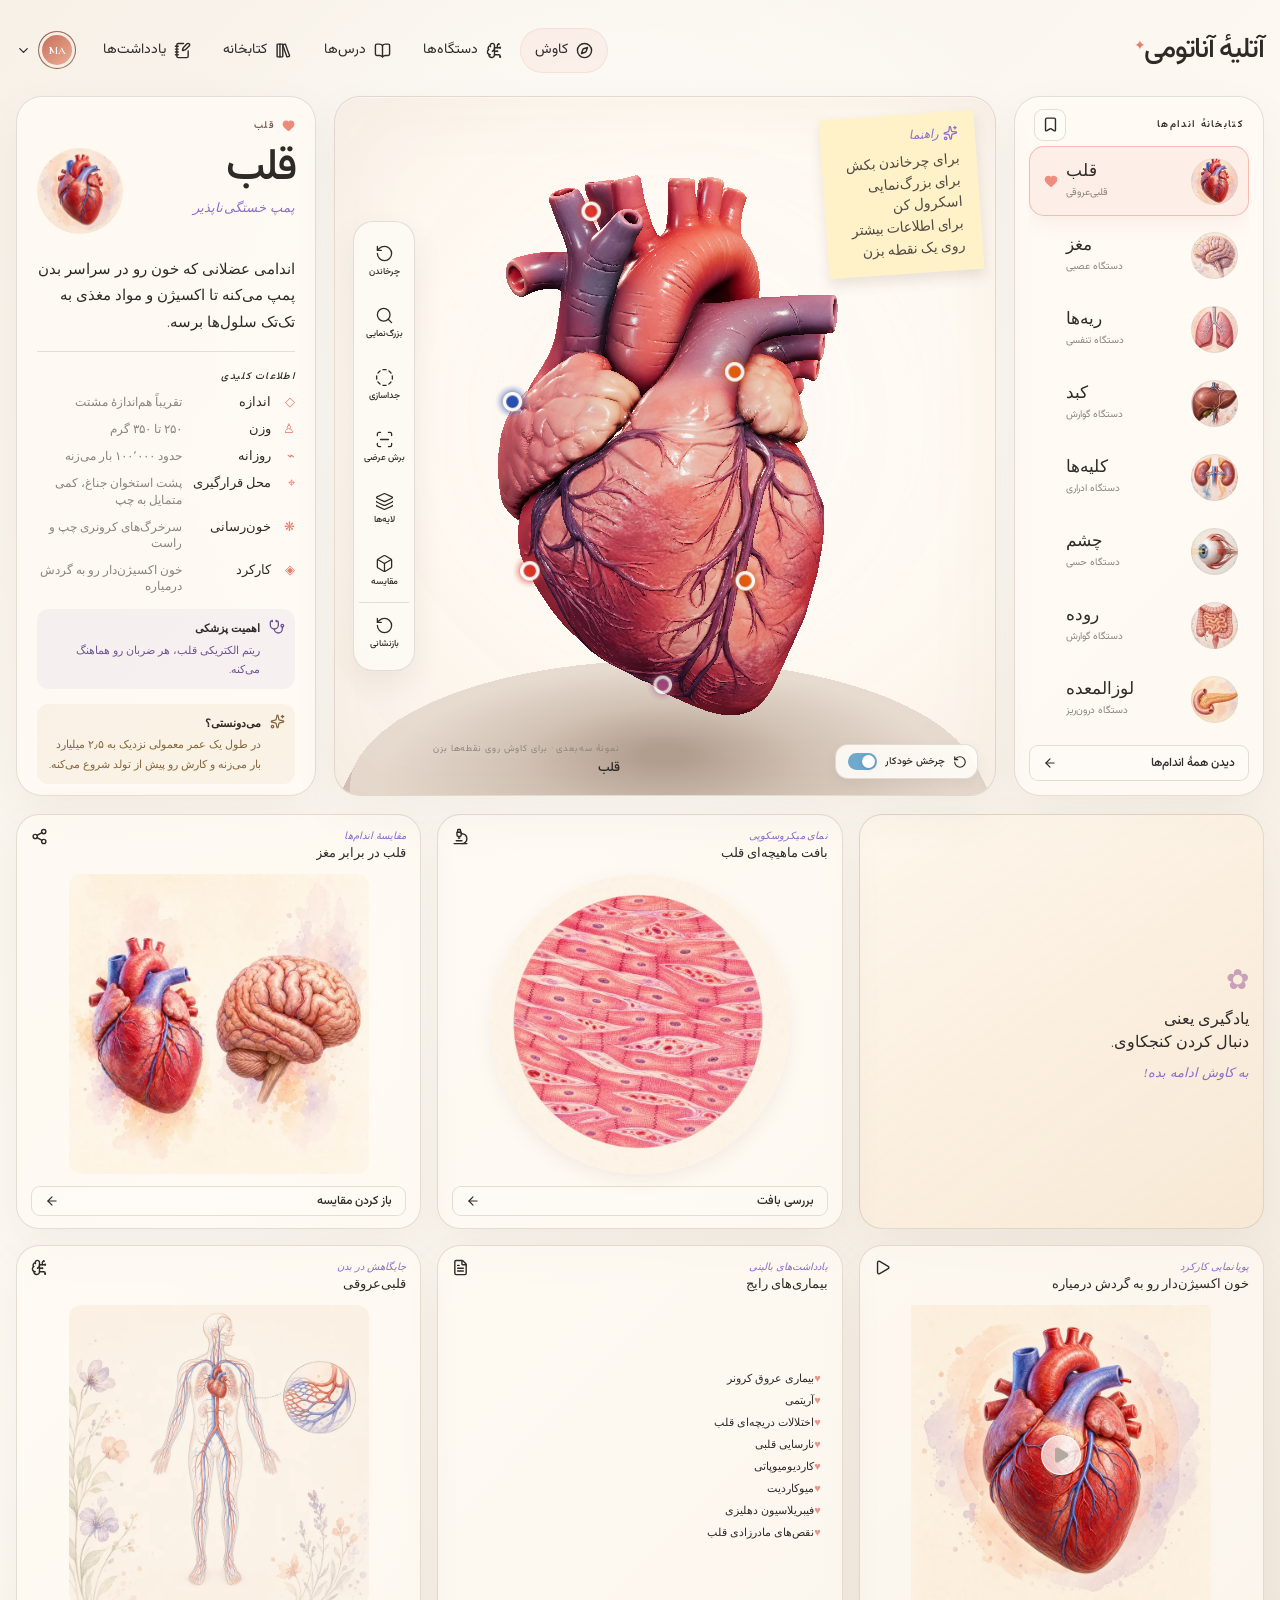
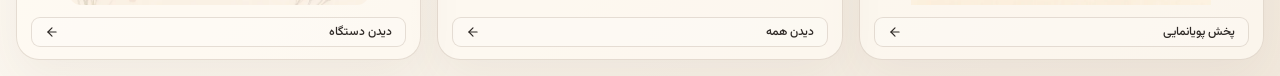
<file: index.html>
<!DOCTYPE html><html lang="fa" dir="rtl"><head><meta charSet="utf-8"/><meta name="viewport" content="width=device-width, initial-scale=1"/><link rel="preload" href="/_next/static/media/01e4147cff8141ee-s.p.10ked.7w885.g.woff2" as="font" crossorigin="" type="font/woff2"/><link rel="preload" href="/_next/static/media/5c285b27cdda1fe8-s.p.0yo6-5yoeeudq.woff2" as="font" crossorigin="" type="font/woff2"/><link rel="preload" as="image" href="/anatomy/heart/thumb.webp"/><link rel="preload" as="image" href="/anatomy/brain/thumb.webp"/><link rel="preload" as="image" href="/anatomy/lungs/thumb.webp"/><link rel="preload" as="image" href="/anatomy/liver/thumb.webp"/><link rel="preload" as="image" href="/anatomy/kidneys/thumb.webp"/><link rel="preload" as="image" href="/anatomy/eyeball/thumb.webp"/><link rel="preload" as="image" href="/anatomy/intestine/thumb.webp"/><link rel="preload" as="image" href="/anatomy/pancreas/thumb.webp"/><link rel="preload" as="image" href="/anatomy/skin/thumb.webp"/><link rel="stylesheet" href="/_next/static/chunks/07da15ls1~b2z.css" data-precedence="next"/><link rel="preload" as="script" fetchPriority="low" href="/_next/static/chunks/0ht900cau6_ur.js"/><script src="/_next/static/chunks/03cnjj9mnzy_p.js" async=""></script><script src="/_next/static/chunks/07lhk_q6pmm3r.js" async=""></script><script src="/_next/static/chunks/turbopack-0bxcrz71-nfi1.js" async=""></script><script src="/_next/static/chunks/0dbhjjzl8qfwv.js" async=""></script><script src="/_next/static/chunks/0bkkz9ezolk56.js" async=""></script><script src="/_next/static/chunks/0hh8xt~-_e5hq.js" async=""></script><meta name="next-size-adjust" content=""/><meta name="theme-color" content="#f7f0e7"/><title>Anatomy Atelier — Learn anatomy like an artist</title><meta name="description" content="Explore medically detailed 3D organs — heart, brain, lungs, liver, kidneys, eye, intestine, pancreas, and skin — through an elegant, interactive anatomy atelier."/><meta name="application-name" content="Anatomy Atelier"/><meta name="keywords" content="anatomy,3D anatomy,human body,medical education,interactive learning,organs"/><meta property="og:title" content="Anatomy Atelier — Learn anatomy like an artist"/><meta property="og:description" content="Learn anatomy like an artist through immersive, medically detailed 3D specimens."/><meta property="og:site_name" content="Anatomy Atelier"/><meta property="og:image" content="https://anatomy-atelier.openai.site/og.jpg"/><meta property="og:image:width" content="1200"/><meta property="og:image:height" content="675"/><meta property="og:image:alt" content="An anatomical heart specimen floating above a plinth, beside the Anatomy Atelier wordmark"/><meta property="og:type" content="website"/><meta name="twitter:card" content="summary_large_image"/><meta name="twitter:title" content="Anatomy Atelier — Learn anatomy like an artist"/><meta name="twitter:description" content="Learn anatomy like an artist through immersive, medically detailed 3D specimens."/><meta name="twitter:image" content="https://anatomy-atelier.openai.site/og.jpg"/><meta name="twitter:image:alt" content="An anatomical heart specimen floating above a plinth, beside the Anatomy Atelier wordmark"/><meta name="twitter:image:width" content="1200"/><meta name="twitter:image:height" content="675"/><link rel="shortcut icon" href="/favicon.svg"/><link rel="icon" href="/favicon.svg" type="image/svg+xml"/><link rel="icon" href="/icon-192.png" sizes="192x192" type="image/png"/><link rel="icon" href="/icon-512.png" sizes="512x512" type="image/png"/><link rel="apple-touch-icon" href="/apple-touch-icon.png" sizes="180x180"/><script src="/_next/static/chunks/03~yq9q893hmn.js" noModule=""></script><link rel="stylesheet" href="/fa.css"/></head><body class="dm_sans_dffaa2c9-module__wX8OqW__variable cormorant_garamond_46a1ab33-module__K9IbAq__variable"><div hidden=""><!--$--><!--/$--></div><main class="app-shell"><header class="topbar"><button class="brand" type="button" aria-label="Anatomy Atelier home"><strong>Anatomy Atelier<sup>✦</sup></strong><em>Learn anatomy like an artist</em></button><nav class="main-nav" aria-label="Primary navigation"><button class="active"><svg xmlns="http://www.w3.org/2000/svg" width="17" height="17" viewBox="0 0 24 24" fill="none" stroke="currentColor" stroke-width="2" stroke-linecap="round" stroke-linejoin="round" class="lucide lucide-compass" aria-hidden="true"><circle cx="12" cy="12" r="10"></circle><path d="m16.24 7.76-1.804 5.411a2 2 0 0 1-1.265 1.265L7.76 16.24l1.804-5.411a2 2 0 0 1 1.265-1.265z"></path></svg> Explore</button><button><svg xmlns="http://www.w3.org/2000/svg" width="17" height="17" viewBox="0 0 24 24" fill="none" stroke="currentColor" stroke-width="2" stroke-linecap="round" stroke-linejoin="round" class="lucide lucide-brain-circuit" aria-hidden="true"><path d="M12 5a3 3 0 1 0-5.997.125 4 4 0 0 0-2.526 5.77 4 4 0 0 0 .556 6.588A4 4 0 1 0 12 18Z"></path><path d="M9 13a4.5 4.5 0 0 0 3-4"></path><path d="M6.003 5.125A3 3 0 0 0 6.401 6.5"></path><path d="M3.477 10.896a4 4 0 0 1 .585-.396"></path><path d="M6 18a4 4 0 0 1-1.967-.516"></path><path d="M12 13h4"></path><path d="M12 18h6a2 2 0 0 1 2 2v1"></path><path d="M12 8h8"></path><path d="M16 8V5a2 2 0 0 1 2-2"></path><circle cx="16" cy="13" r=".5"></circle><circle cx="18" cy="3" r=".5"></circle><circle cx="20" cy="21" r=".5"></circle><circle cx="20" cy="8" r=".5"></circle></svg> Systems</button><button><svg xmlns="http://www.w3.org/2000/svg" width="17" height="17" viewBox="0 0 24 24" fill="none" stroke="currentColor" stroke-width="2" stroke-linecap="round" stroke-linejoin="round" class="lucide lucide-book-open" aria-hidden="true"><path d="M12 5v16"></path><path d="M20.001 19A2 2 0 0022 17V5a2 2 0 00-1.999-2L16 3.002A5 5 0 0012 5a5 5 0 00-4-2H4a2 2 0 00-2 2v12a2 2 0 001.999 2H8a5 5 0 014 2 5 5 0 014-2z"></path></svg> Lessons</button><button><svg xmlns="http://www.w3.org/2000/svg" width="17" height="17" viewBox="0 0 24 24" fill="none" stroke="currentColor" stroke-width="2" stroke-linecap="round" stroke-linejoin="round" class="lucide lucide-library-big" aria-hidden="true"><rect width="8" height="18" x="3" y="3" rx="1"></rect><path d="M7 3v18"></path><path d="M20.4 18.9c.2.5-.1 1.1-.6 1.3l-1.9.7c-.5.2-1.1-.1-1.3-.6L11.1 5.1c-.2-.5.1-1.1.6-1.3l1.9-.7c.5-.2 1.1.1 1.3.6Z"></path></svg> Library</button><button><svg xmlns="http://www.w3.org/2000/svg" width="17" height="17" viewBox="0 0 24 24" fill="none" stroke="currentColor" stroke-width="2" stroke-linecap="round" stroke-linejoin="round" class="lucide lucide-notebook-pen" aria-hidden="true"><path d="M13.4 2H6a2 2 0 0 0-2 2v16a2 2 0 0 0 2 2h12a2 2 0 0 0 2-2v-7.4"></path><path d="M2 6h4"></path><path d="M2 10h4"></path><path d="M2 14h4"></path><path d="M2 18h4"></path><path d="M21.378 5.626a1 1 0 1 0-3.004-3.004l-5.01 5.012a2 2 0 0 0-.506.854l-.837 2.87a.5.5 0 0 0 .62.62l2.87-.837a2 2 0 0 0 .854-.506z"></path></svg> Notes</button></nav><label class="search-box"><svg xmlns="http://www.w3.org/2000/svg" width="17" height="17" viewBox="0 0 24 24" fill="none" stroke="currentColor" stroke-width="2" stroke-linecap="round" stroke-linejoin="round" class="lucide lucide-search" aria-hidden="true"><path d="m21 21-4.34-4.34"></path><circle cx="11" cy="11" r="8"></circle></svg><input placeholder="Search organs, topics…" value=""/></label><button class="profile" aria-label="Open learner profile"><span>MA</span><svg xmlns="http://www.w3.org/2000/svg" width="15" height="15" viewBox="0 0 24 24" fill="none" stroke="currentColor" stroke-width="2" stroke-linecap="round" stroke-linejoin="round" class="lucide lucide-chevron-down" aria-hidden="true"><path d="m6 9 6 6 6-6"></path></svg></button><button class="mobile-library-trigger" aria-label="Open organ library"><svg xmlns="http://www.w3.org/2000/svg" width="20" height="20" viewBox="0 0 24 24" fill="none" stroke="currentColor" stroke-width="2" stroke-linecap="round" stroke-linejoin="round" class="lucide lucide-library-big" aria-hidden="true"><rect width="8" height="18" x="3" y="3" rx="1"></rect><path d="M7 3v18"></path><path d="M20.4 18.9c.2.5-.1 1.1-.6 1.3l-1.9.7c-.5.2-1.1-.1-1.3-.6L11.1 5.1c-.2-.5.1-1.1.6-1.3l1.9-.7c.5-.2 1.1.1 1.3.6Z"></path></svg></button></header><div class="workspace"><aside class="organ-library "><div class="panel-heading"><span>Organ library</span><button aria-label="Close library" class="mobile-close"><svg xmlns="http://www.w3.org/2000/svg" width="17" height="17" viewBox="0 0 24 24" fill="none" stroke="currentColor" stroke-width="2" stroke-linecap="round" stroke-linejoin="round" class="lucide lucide-x" aria-hidden="true"><path d="M18 6 6 18"></path><path d="m6 6 12 12"></path></svg></button><button aria-label="Saved organs"><svg xmlns="http://www.w3.org/2000/svg" width="17" height="17" viewBox="0 0 24 24" fill="none" stroke="currentColor" stroke-width="2" stroke-linecap="round" stroke-linejoin="round" class="lucide lucide-bookmark" aria-hidden="true"><path d="M17 3a2 2 0 0 1 2 2v15a1 1 0 0 1-1.496.868l-4.512-2.578a2 2 0 0 0-1.984 0l-4.512 2.578A1 1 0 0 1 5 20V5a2 2 0 0 1 2-2z"></path></svg></button></div><div class="organ-list"><button type="button" class="organ-item active" style="--item-accent:#ee7c6a"><span class="organ-glyph"><img src="/anatomy/heart/thumb.webp" alt="Heart thumbnail" width="47" height="47" loading="eager" decoding="async"/></span><span><b>Heart</b><small>Cardiovascular</small></span><svg xmlns="http://www.w3.org/2000/svg" width="14" height="14" viewBox="0 0 24 24" fill="currentColor" stroke="currentColor" stroke-width="2" stroke-linecap="round" stroke-linejoin="round" class="lucide lucide-heart favorite" aria-hidden="true"><path d="M2 9.5a5.5 5.5 0 0 1 9.591-3.676.56.56 0 0 0 .818 0A5.49 5.49 0 0 1 22 9.5c0 2.29-1.5 4-3 5.5l-5.492 5.313a2 2 0 0 1-3 .019L5 15c-1.5-1.5-3-3.2-3-5.5"></path></svg></button><button type="button" class="organ-item " style="--item-accent:#c58696"><span class="organ-glyph"><img src="/anatomy/brain/thumb.webp" alt="Brain thumbnail" width="47" height="47" loading="eager" decoding="async"/></span><span><b>Brain</b><small>Nervous System</small></span></button><button type="button" class="organ-item " style="--item-accent:#dd8f8b"><span class="organ-glyph"><img src="/anatomy/lungs/thumb.webp" alt="Lungs thumbnail" width="47" height="47" loading="eager" decoding="async"/></span><span><b>Lungs</b><small>Respiratory System</small></span></button><button type="button" class="organ-item " style="--item-accent:#b86858"><span class="organ-glyph"><img src="/anatomy/liver/thumb.webp" alt="Liver thumbnail" width="47" height="47" loading="eager" decoding="async"/></span><span><b>Liver</b><small>Digestive System</small></span></button><button type="button" class="organ-item " style="--item-accent:#c96963"><span class="organ-glyph"><img src="/anatomy/kidneys/thumb.webp" alt="Kidneys thumbnail" width="47" height="47" loading="eager" decoding="async"/></span><span><b>Kidneys</b><small>Urinary System</small></span></button><button type="button" class="organ-item " style="--item-accent:#7294b9"><span class="organ-glyph"><img src="/anatomy/eyeball/thumb.webp" alt="Eye thumbnail" width="47" height="47" loading="eager" decoding="async"/></span><span><b>Eye</b><small>Sensory System</small></span></button><button type="button" class="organ-item " style="--item-accent:#d78b77"><span class="organ-glyph"><img src="/anatomy/intestine/thumb.webp" alt="Intestine thumbnail" width="47" height="47" loading="eager" decoding="async"/></span><span><b>Intestine</b><small>Digestive System</small></span></button><button type="button" class="organ-item " style="--item-accent:#c69a5e"><span class="organ-glyph"><img src="/anatomy/pancreas/thumb.webp" alt="Pancreas thumbnail" width="47" height="47" loading="eager" decoding="async"/></span><span><b>Pancreas</b><small>Endocrine System</small></span></button><button type="button" class="organ-item " style="--item-accent:#c99277"><span class="organ-glyph"><img src="/anatomy/skin/thumb.webp" alt="Skin thumbnail" width="47" height="47" loading="eager" decoding="async"/></span><span><b>Skin</b><small>Integumentary System</small></span></button></div><button class="view-all">View all organs <svg xmlns="http://www.w3.org/2000/svg" width="14" height="14" viewBox="0 0 24 24" fill="none" stroke="currentColor" stroke-width="2" stroke-linecap="round" stroke-linejoin="round" class="lucide lucide-arrow-right" aria-hidden="true"><path d="M5 12h14"></path><path d="m12 5 7 7-7 7"></path></svg></button><blockquote><svg xmlns="http://www.w3.org/2000/svg" width="18" height="18" viewBox="0 0 24 24" fill="none" stroke="currentColor" stroke-width="2" stroke-linecap="round" stroke-linejoin="round" class="lucide lucide-sparkles" aria-hidden="true"><path d="M11.017 2.814a1 1 0 0 1 1.966 0l1.051 5.558a2 2 0 0 0 1.594 1.594l5.558 1.051a1 1 0 0 1 0 1.966l-5.558 1.051a2 2 0 0 0-1.594 1.594l-1.051 5.558a1 1 0 0 1-1.966 0l-1.051-5.558a2 2 0 0 0-1.594-1.594l-5.558-1.051a1 1 0 0 1 0-1.966l5.558-1.051a2 2 0 0 0 1.594-1.594z"></path><path d="M20 2v4"></path><path d="M22 4h-4"></path><circle cx="4" cy="20" r="2"></circle></svg><p>Learning is<br/>an act of curiosity.</p><em>Keep exploring!</em></blockquote></aside><section class="viewer-shell" aria-label="Heart interactive viewer"><div class="viewer-glow" style="--organ-accent:#ee7c6a"></div><div class="three-mount"></div><div class="viewer-tools" aria-label="3D viewer tools"><button type="button" class="tool-button " aria-pressed="false" title="Rotate"><svg xmlns="http://www.w3.org/2000/svg" width="19" height="19" viewBox="0 0 24 24" fill="none" stroke="currentColor" stroke-width="1.65" stroke-linecap="round" stroke-linejoin="round" class="lucide lucide-rotate-ccw" aria-hidden="true"><path d="M3 12a9 9 0 1 0 9-9 9.75 9.75 0 0 0-6.74 2.74L3 8"></path><path d="M3 3v5h5"></path></svg><span>Rotate</span></button><button type="button" class="tool-button " aria-pressed="false" title="Zoom"><svg xmlns="http://www.w3.org/2000/svg" width="19" height="19" viewBox="0 0 24 24" fill="none" stroke="currentColor" stroke-width="1.65" stroke-linecap="round" stroke-linejoin="round" class="lucide lucide-search" aria-hidden="true"><path d="m21 21-4.34-4.34"></path><circle cx="11" cy="11" r="8"></circle></svg><span>Zoom</span></button><button type="button" class="tool-button " aria-pressed="false" title="Isolate"><svg xmlns="http://www.w3.org/2000/svg" width="19" height="19" viewBox="0 0 24 24" fill="none" stroke="currentColor" stroke-width="1.65" stroke-linecap="round" stroke-linejoin="round" class="lucide lucide-circle-dashed" aria-hidden="true"><path d="M10.1 2.182a10 10 0 0 1 3.8 0"></path><path d="M13.9 21.818a10 10 0 0 1-3.8 0"></path><path d="M17.609 3.721a10 10 0 0 1 2.69 2.7"></path><path d="M2.182 13.9a10 10 0 0 1 0-3.8"></path><path d="M20.279 17.609a10 10 0 0 1-2.7 2.69"></path><path d="M21.818 10.1a10 10 0 0 1 0 3.8"></path><path d="M3.721 6.391a10 10 0 0 1 2.7-2.69"></path><path d="M6.391 20.279a10 10 0 0 1-2.69-2.7"></path></svg><span>Isolate</span></button><button type="button" class="tool-button " aria-pressed="false" title="Cross-section"><svg xmlns="http://www.w3.org/2000/svg" width="19" height="19" viewBox="0 0 24 24" fill="none" stroke="currentColor" stroke-width="1.65" stroke-linecap="round" stroke-linejoin="round" class="lucide lucide-scan-line" aria-hidden="true"><path d="M3 7V5a2 2 0 0 1 2-2h2"></path><path d="M17 3h2a2 2 0 0 1 2 2v2"></path><path d="M21 17v2a2 2 0 0 1-2 2h-2"></path><path d="M7 21H5a2 2 0 0 1-2-2v-2"></path><path d="M7 12h10"></path></svg><span>Cross-section</span></button><button type="button" class="tool-button " aria-pressed="false" title="Layers"><svg xmlns="http://www.w3.org/2000/svg" width="19" height="19" viewBox="0 0 24 24" fill="none" stroke="currentColor" stroke-width="1.65" stroke-linecap="round" stroke-linejoin="round" class="lucide lucide-layers" aria-hidden="true"><path d="M12.83 2.18a2 2 0 0 0-1.66 0L2.6 6.08a1 1 0 0 0 0 1.83l8.58 3.91a2 2 0 0 0 1.66 0l8.58-3.9a1 1 0 0 0 0-1.83z"></path><path d="M2 12a1 1 0 0 0 .58.91l8.6 3.91a2 2 0 0 0 1.65 0l8.58-3.9A1 1 0 0 0 22 12"></path><path d="M2 17a1 1 0 0 0 .58.91l8.6 3.91a2 2 0 0 0 1.65 0l8.58-3.9A1 1 0 0 0 22 17"></path></svg><span>Layers</span></button><button type="button" class="tool-button " aria-pressed="false" title="Compare"><svg xmlns="http://www.w3.org/2000/svg" width="19" height="19" viewBox="0 0 24 24" fill="none" stroke="currentColor" stroke-width="1.65" stroke-linecap="round" stroke-linejoin="round" class="lucide lucide-box" aria-hidden="true"><path d="M21 8a2 2 0 0 0-1-1.73l-7-4a2 2 0 0 0-2 0l-7 4A2 2 0 0 0 3 8v8a2 2 0 0 0 1 1.73l7 4a2 2 0 0 0 2 0l7-4A2 2 0 0 0 21 16Z"></path><path d="m3.3 7 8.7 5 8.7-5"></path><path d="M12 22V12"></path></svg><span>Compare</span></button><button type="button" class="tool-button " aria-pressed="false" title="Reset"><svg xmlns="http://www.w3.org/2000/svg" width="19" height="19" viewBox="0 0 24 24" fill="none" stroke="currentColor" stroke-width="1.65" stroke-linecap="round" stroke-linejoin="round" class="lucide lucide-rotate-ccw" aria-hidden="true"><path d="M3 12a9 9 0 1 0 9-9 9.75 9.75 0 0 0-6.74 2.74L3 8"></path><path d="M3 3v5h5"></path></svg><span>Reset</span></button></div><aside class="tip-note" aria-label="Viewer instructions"><span><svg xmlns="http://www.w3.org/2000/svg" width="15" height="15" viewBox="0 0 24 24" fill="none" stroke="currentColor" stroke-width="2" stroke-linecap="round" stroke-linejoin="round" class="lucide lucide-sparkles" aria-hidden="true"><path d="M11.017 2.814a1 1 0 0 1 1.966 0l1.051 5.558a2 2 0 0 0 1.594 1.594l5.558 1.051a1 1 0 0 1 0 1.966l-5.558 1.051a2 2 0 0 0-1.594 1.594l-1.051 5.558a1 1 0 0 1-1.966 0l-1.051-5.558a2 2 0 0 0-1.594-1.594l-5.558-1.051a1 1 0 0 1 0-1.966l5.558-1.051a2 2 0 0 0 1.594-1.594z"></path><path d="M20 2v4"></path><path d="M22 4h-4"></path><circle cx="4" cy="20" r="2"></circle></svg> Tip</span><p>Drag to rotate<br/>Scroll to zoom<br/>Click a dot to learn more</p></aside><ul class="hotspot-index"><li>Aorta<!-- -->: <!-- -->Main artery</li><li>Left Atrium<!-- -->: <!-- -->Receives oxygenated blood</li><li>Right Atrium<!-- -->: <!-- -->Receives venous blood</li><li>Left Ventricle<!-- -->: <!-- -->Pumps to the body</li><li>Right Ventricle<!-- -->: <!-- -->Pumps to the lungs</li><li>Mitral Valve<!-- -->: <!-- -->Prevents backflow</li></ul><button class="auto-rotate" type="button" aria-pressed="true"><svg xmlns="http://www.w3.org/2000/svg" width="14" height="14" viewBox="0 0 24 24" fill="none" stroke="currentColor" stroke-width="2" stroke-linecap="round" stroke-linejoin="round" class="lucide lucide-rotate-ccw" aria-hidden="true"><path d="M3 12a9 9 0 1 0 9-9 9.75 9.75 0 0 0-6.74 2.74L3 8"></path><path d="M3 3v5h5"></path></svg> Auto rotate<span class="switch on"><i></i></span></button><div class="view-caption"><span>3D specimen · click a dot to explore</span><strong>Cor</strong></div></section><aside class="info-panel"><div class="info-kicker" data-reveal="true"><svg xmlns="http://www.w3.org/2000/svg" width="13" height="13" viewBox="0 0 24 24" fill="currentColor" stroke="currentColor" stroke-width="2" stroke-linecap="round" stroke-linejoin="round" class="lucide lucide-heart" aria-hidden="true"><path d="M2 9.5a5.5 5.5 0 0 1 9.591-3.676.56.56 0 0 0 .818 0A5.49 5.49 0 0 1 22 9.5c0 2.29-1.5 4-3 5.5l-5.492 5.313a2 2 0 0 1-3 .019L5 15c-1.5-1.5-3-3.2-3-5.5"></path></svg> The <!-- -->Heart</div><div class="info-title-row" data-reveal="true"><div><h1>Heart</h1><em>The tireless pump</em></div><span class="specimen-stamp"><img src="/anatomy/heart/organ.webp" alt="Heart anatomical illustration" width="92" height="92" loading="lazy" decoding="async"/></span></div><p class="description" data-reveal="true">A muscular organ that pumps blood throughout the body, delivering oxygen and nutrients to every cell.</p><div class="rule"></div><h2 data-reveal="true">Key facts</h2><dl class="key-facts"><div data-reveal="true"><dt><span>◇</span> Size</dt><dd>About the size of your fist</dd></div><div data-reveal="true"><dt><span>♙</span> Weight</dt><dd>250–350 g</dd></div><div data-reveal="true"><dt><span>⌁</span> Daily</dt><dd>Beats about 100,000 times</dd></div><div data-reveal="true"><dt><span>⌖</span> Location</dt><dd>Behind the sternum, slightly left</dd></div><div data-reveal="true"><dt><span>❋</span> Blood supply</dt><dd>Left and right coronary arteries</dd></div><div data-reveal="true"><dt><span>◈</span> Function</dt><dd>Circulates oxygenated blood</dd></div></dl><div class="medical-note" data-reveal="true"><svg xmlns="http://www.w3.org/2000/svg" width="16" height="16" viewBox="0 0 24 24" fill="none" stroke="currentColor" stroke-width="2" stroke-linecap="round" stroke-linejoin="round" class="lucide lucide-stethoscope" aria-hidden="true"><path d="M11 2v2"></path><path d="M5 2v2"></path><path d="M5 3H4a2 2 0 0 0-2 2v4a6 6 0 0 0 12 0V5a2 2 0 0 0-2-2h-1"></path><path d="M8 15a6 6 0 0 0 12 0v-3"></path><circle cx="20" cy="10" r="2"></circle></svg><p><b>Medical importance</b>Its electrical rhythm coordinates every heartbeat.</p></div><div class="fun-note" data-reveal="true"><svg xmlns="http://www.w3.org/2000/svg" width="15" height="15" viewBox="0 0 24 24" fill="none" stroke="currentColor" stroke-width="2" stroke-linecap="round" stroke-linejoin="round" class="lucide lucide-sparkles" aria-hidden="true"><path d="M11.017 2.814a1 1 0 0 1 1.966 0l1.051 5.558a2 2 0 0 0 1.594 1.594l5.558 1.051a1 1 0 0 1 0 1.966l-5.558 1.051a2 2 0 0 0-1.594 1.594l-1.051 5.558a1 1 0 0 1-1.966 0l-1.051-5.558a2 2 0 0 0-1.594-1.594l-5.558-1.051a1 1 0 0 1 0-1.966l5.558-1.051a2 2 0 0 0 1.594-1.594z"></path><path d="M20 2v4"></path><path d="M22 4h-4"></path><circle cx="4" cy="20" r="2"></circle></svg><p><b>Did you know</b>It beats roughly 2.5 billion times in an average lifetime, and starts before you are born.</p></div><button class="lesson-button" data-reveal="true">View lesson <svg xmlns="http://www.w3.org/2000/svg" width="16" height="16" viewBox="0 0 24 24" fill="none" stroke="currentColor" stroke-width="2" stroke-linecap="round" stroke-linejoin="round" class="lucide lucide-arrow-right" aria-hidden="true"><path d="M5 12h14"></path><path d="m12 5 7 7-7 7"></path></svg></button><div class="action-grid" data-reveal="true"><button><svg xmlns="http://www.w3.org/2000/svg" width="15" height="15" viewBox="0 0 24 24" fill="none" stroke="currentColor" stroke-width="2" stroke-linecap="round" stroke-linejoin="round" class="lucide lucide-play" aria-hidden="true"><path d="M5 5a2 2 0 0 1 3.008-1.728l11.997 6.998a2 2 0 0 1 .003 3.458l-12 7A2 2 0 0 1 5 19z"></path></svg> Animate</button><button><svg xmlns="http://www.w3.org/2000/svg" width="15" height="15" viewBox="0 0 24 24" fill="none" stroke="currentColor" stroke-width="2" stroke-linecap="round" stroke-linejoin="round" class="lucide lucide-circle-question-mark" aria-hidden="true"><circle cx="12" cy="12" r="10"></circle><path d="M9.09 9a3 3 0 0 1 5.83 1c0 2-3 3-3 3"></path><path d="M12 17h.01"></path></svg> Quiz</button><button class=""><svg xmlns="http://www.w3.org/2000/svg" width="15" height="15" viewBox="0 0 24 24" fill="none" stroke="currentColor" stroke-width="2" stroke-linecap="round" stroke-linejoin="round" class="lucide lucide-share2 lucide-share-2" aria-hidden="true"><circle cx="18" cy="5" r="3"></circle><circle cx="6" cy="12" r="3"></circle><circle cx="18" cy="19" r="3"></circle><line x1="8.59" x2="15.42" y1="13.51" y2="17.49"></line><line x1="15.41" x2="8.59" y1="6.51" y2="10.49"></line></svg> Compare</button></div></aside></div><section class="learning-cards" aria-label="Heart learning resources"><article class="curiosity-card"><span>✿</span><p>Learning is<br/>an act of curiosity.</p><em>Keep exploring!</em></article><article><header><div><em>Microscopic view</em><h3>Cardiac muscle tissue</h3></div><svg xmlns="http://www.w3.org/2000/svg" width="17" height="17" viewBox="0 0 24 24" fill="none" stroke="currentColor" stroke-width="2" stroke-linecap="round" stroke-linejoin="round" class="lucide lucide-microscope" aria-hidden="true"><path d="M6 18h8"></path><path d="M3 22h18"></path><path d="M14 22a7 7 0 1 0 0-14h-1"></path><path d="M9 14h2"></path><path d="M9 12a2 2 0 0 1-2-2V6h6v4a2 2 0 0 1-2 2Z"></path><path d="M12 6V3a1 1 0 0 0-1-1H9a1 1 0 0 0-1 1v3"></path></svg></header><div class="microscope-visual organ-card-image"><img src="/anatomy/heart/microscopic.webp" alt="Heart microscopic tissue view" loading="lazy" decoding="async"/></div><button>Explore tissue <svg xmlns="http://www.w3.org/2000/svg" width="14" height="14" viewBox="0 0 24 24" fill="none" stroke="currentColor" stroke-width="2" stroke-linecap="round" stroke-linejoin="round" class="lucide lucide-arrow-right" aria-hidden="true"><path d="M5 12h14"></path><path d="m12 5 7 7-7 7"></path></svg></button></article><article><header><div><em>Compare organs</em><h3>Heart vs. brain</h3></div><svg xmlns="http://www.w3.org/2000/svg" width="17" height="17" viewBox="0 0 24 24" fill="none" stroke="currentColor" stroke-width="2" stroke-linecap="round" stroke-linejoin="round" class="lucide lucide-share2 lucide-share-2" aria-hidden="true"><circle cx="18" cy="5" r="3"></circle><circle cx="6" cy="12" r="3"></circle><circle cx="18" cy="19" r="3"></circle><line x1="8.59" x2="15.42" y1="13.51" y2="17.49"></line><line x1="15.41" x2="8.59" y1="6.51" y2="10.49"></line></svg></header><div class="comparison-visual organ-card-image"><img src="/anatomy/heart/compare.webp" alt="Heart vs. brain anatomical comparison" loading="lazy" decoding="async"/></div><button>Open comparison <svg xmlns="http://www.w3.org/2000/svg" width="14" height="14" viewBox="0 0 24 24" fill="none" stroke="currentColor" stroke-width="2" stroke-linecap="round" stroke-linejoin="round" class="lucide lucide-arrow-right" aria-hidden="true"><path d="M5 12h14"></path><path d="m12 5 7 7-7 7"></path></svg></button></article><article><header><div><em>Function animation</em><h3>Circulates oxygenated blood</h3></div><svg xmlns="http://www.w3.org/2000/svg" width="17" height="17" viewBox="0 0 24 24" fill="none" stroke="currentColor" stroke-width="2" stroke-linecap="round" stroke-linejoin="round" class="lucide lucide-play" aria-hidden="true"><path d="M5 5a2 2 0 0 1 3.008-1.728l11.997 6.998a2 2 0 0 1 .003 3.458l-12 7A2 2 0 0 1 5 19z"></path></svg></header><button type="button" class="function-visual organ-card-image" aria-label="Play the heart function animation"><img src="/anatomy/heart/organ.webp" alt="" loading="lazy" decoding="async"/><i class="function-pulse"></i><span class="play-badge"><svg xmlns="http://www.w3.org/2000/svg" width="18" height="18" viewBox="0 0 24 24" fill="currentColor" stroke="currentColor" stroke-width="2" stroke-linecap="round" stroke-linejoin="round" class="lucide lucide-play" aria-hidden="true"><path d="M5 5a2 2 0 0 1 3.008-1.728l11.997 6.998a2 2 0 0 1 .003 3.458l-12 7A2 2 0 0 1 5 19z"></path></svg></span></button><button>Play animation <svg xmlns="http://www.w3.org/2000/svg" width="14" height="14" viewBox="0 0 24 24" fill="none" stroke="currentColor" stroke-width="2" stroke-linecap="round" stroke-linejoin="round" class="lucide lucide-arrow-right" aria-hidden="true"><path d="M5 12h14"></path><path d="m12 5 7 7-7 7"></path></svg></button></article><article><header><div><em>Clinical notes</em><h3>Common conditions</h3></div><svg xmlns="http://www.w3.org/2000/svg" width="17" height="17" viewBox="0 0 24 24" fill="none" stroke="currentColor" stroke-width="2" stroke-linecap="round" stroke-linejoin="round" class="lucide lucide-file-text" aria-hidden="true"><path d="M6 22a2 2 0 0 1-2-2V4a2 2 0 0 1 2-2h8a2.4 2.4 0 0 1 1.704.706l3.588 3.588A2.4 2.4 0 0 1 20 8v12a2 2 0 0 1-2 2z"></path><path d="M14 2v5a1 1 0 0 0 1 1h5"></path><path d="M10 9H8"></path><path d="M16 13H8"></path><path d="M16 17H8"></path></svg></header><ul><li>Coronary artery disease</li><li>Arrhythmia</li><li>Heart valve disorders</li><li>Heart failure</li><li>Cardiomyopathy</li><li>Myocarditis</li><li>Atrial fibrillation</li><li>Congenital heart defects</li></ul><button>See all <svg xmlns="http://www.w3.org/2000/svg" width="14" height="14" viewBox="0 0 24 24" fill="none" stroke="currentColor" stroke-width="2" stroke-linecap="round" stroke-linejoin="round" class="lucide lucide-arrow-right" aria-hidden="true"><path d="M5 12h14"></path><path d="m12 5 7 7-7 7"></path></svg></button></article><article class="system-card"><header><div><em>Where it works</em><h3>Cardiovascular</h3></div><svg xmlns="http://www.w3.org/2000/svg" width="17" height="17" viewBox="0 0 24 24" fill="none" stroke="currentColor" stroke-width="2" stroke-linecap="round" stroke-linejoin="round" class="lucide lucide-brain-circuit" aria-hidden="true"><path d="M12 5a3 3 0 1 0-5.997.125 4 4 0 0 0-2.526 5.77 4 4 0 0 0 .556 6.588A4 4 0 1 0 12 18Z"></path><path d="M9 13a4.5 4.5 0 0 0 3-4"></path><path d="M6.003 5.125A3 3 0 0 0 6.401 6.5"></path><path d="M3.477 10.896a4 4 0 0 1 .585-.396"></path><path d="M6 18a4 4 0 0 1-1.967-.516"></path><path d="M12 13h4"></path><path d="M12 18h6a2 2 0 0 1 2 2v1"></path><path d="M12 8h8"></path><path d="M16 8V5a2 2 0 0 1 2-2"></path><circle cx="16" cy="13" r=".5"></circle><circle cx="18" cy="3" r=".5"></circle><circle cx="20" cy="21" r=".5"></circle><circle cx="20" cy="8" r=".5"></circle></svg></header><button type="button" class="system-visual organ-card-image" aria-label="See where the heart sits in the body"><img src="/anatomy/heart/location.webp" alt="" loading="lazy" decoding="async"/></button><button>See the system <svg xmlns="http://www.w3.org/2000/svg" width="14" height="14" viewBox="0 0 24 24" fill="none" stroke="currentColor" stroke-width="2" stroke-linecap="round" stroke-linejoin="round" class="lucide lucide-arrow-right" aria-hidden="true"><path d="M5 12h14"></path><path d="m12 5 7 7-7 7"></path></svg></button></article></section></main><!--$--><!--/$--><script src="/_next/static/chunks/0ht900cau6_ur.js" id="_R_" async=""></script><script>(self.__next_f=self.__next_f||[]).push([0])</script><script>self.__next_f.push([1,"1:\"$Sreact.fragment\"\n2:I[39756,[\"/_next/static/chunks/0dbhjjzl8qfwv.js\"],\"default\"]\n3:I[37457,[\"/_next/static/chunks/0dbhjjzl8qfwv.js\"],\"default\"]\n4:I[78887,[\"/_next/static/chunks/0dbhjjzl8qfwv.js\",\"/_next/static/chunks/0bkkz9ezolk56.js\",\"/_next/static/chunks/0hh8xt~-_e5hq.js\"],\"AnatomyApp\"]\n5:I[97367,[\"/_next/static/chunks/0dbhjjzl8qfwv.js\"],\"OutletBoundary\"]\n6:\"$Sreact.suspense\"\n8:I[97367,[\"/_next/static/chunks/0dbhjjzl8qfwv.js\"],\"ViewportBoundary\"]\na:I[97367,[\"/_next/static/chunks/0dbhjjzl8qfwv.js\"],\"MetadataBoundary\"]\nc:I[68027,[\"/_next/static/chunks/0dbhjjzl8qfwv.js\"],\"default\",1]\n:HL[\"/_next/static/chunks/07da15ls1~b2z.css\",\"style\"]\n:HL[\"/_next/static/media/01e4147cff8141ee-s.p.10ked.7w885.g.woff2\",\"font\",{\"crossOrigin\":\"\",\"type\":\"font/woff2\"}]\n:HL[\"/_next/static/media/5c285b27cdda1fe8-s.p.0yo6-5yoeeudq.woff2\",\"font\",{\"crossOrigin\":\"\",\"type\":\"font/woff2\"}]\n"])</script><script>self.__next_f.push([1,"0:{\"P\":null,\"c\":[\"\",\"\"],\"q\":\"\",\"i\":false,\"f\":[[[\"\",{\"children\":[\"__PAGE__\",{}]},\"$undefined\",\"$undefined\",16],[[\"$\",\"$1\",\"c\",{\"children\":[[[\"$\",\"link\",\"0\",{\"rel\":\"stylesheet\",\"href\":\"/_next/static/chunks/07da15ls1~b2z.css\",\"precedence\":\"next\",\"crossOrigin\":\"$undefined\",\"nonce\":\"$undefined\"}],[\"$\",\"script\",\"script-0\",{\"src\":\"/_next/static/chunks/0dbhjjzl8qfwv.js\",\"async\":true,\"nonce\":\"$undefined\"}]],[\"$\",\"html\",null,{\"lang\":\"en\",\"children\":[\"$\",\"body\",null,{\"className\":\"dm_sans_dffaa2c9-module__wX8OqW__variable cormorant_garamond_46a1ab33-module__K9IbAq__variable\",\"children\":[\"$\",\"$L2\",null,{\"parallelRouterKey\":\"children\",\"error\":\"$undefined\",\"errorStyles\":\"$undefined\",\"errorScripts\":\"$undefined\",\"template\":[\"$\",\"$L3\",null,{}],\"templateStyles\":\"$undefined\",\"templateScripts\":\"$undefined\",\"notFound\":[[[\"$\",\"title\",null,{\"children\":\"404: This page could not be found.\"}],[\"$\",\"div\",null,{\"style\":{\"fontFamily\":\"system-ui,\\\"Segoe UI\\\",Roboto,Helvetica,Arial,sans-serif,\\\"Apple Color Emoji\\\",\\\"Segoe UI Emoji\\\"\",\"height\":\"100vh\",\"textAlign\":\"center\",\"display\":\"flex\",\"flexDirection\":\"column\",\"alignItems\":\"center\",\"justifyContent\":\"center\"},\"children\":[\"$\",\"div\",null,{\"children\":[[\"$\",\"style\",null,{\"dangerouslySetInnerHTML\":{\"__html\":\"body{color:#000;background:#fff;margin:0}.next-error-h1{border-right:1px solid rgba(0,0,0,.3)}@media (prefers-color-scheme:dark){body{color:#fff;background:#000}.next-error-h1{border-right:1px solid rgba(255,255,255,.3)}}\"}}],[\"$\",\"h1\",null,{\"className\":\"next-error-h1\",\"style\":{\"display\":\"inline-block\",\"margin\":\"0 20px 0 0\",\"padding\":\"0 23px 0 0\",\"fontSize\":24,\"fontWeight\":500,\"verticalAlign\":\"top\",\"lineHeight\":\"49px\"},\"children\":404}],[\"$\",\"div\",null,{\"style\":{\"display\":\"inline-block\"},\"children\":[\"$\",\"h2\",null,{\"style\":{\"fontSize\":14,\"fontWeight\":400,\"lineHeight\":\"49px\",\"margin\":0},\"children\":\"This page could not be found.\"}]}]]}]}]],[]],\"forbidden\":\"$undefined\",\"unauthorized\":\"$undefined\"}]}]}]]}],{\"children\":[[\"$\",\"$1\",\"c\",{\"children\":[[\"$\",\"$L4\",null,{}],[[\"$\",\"script\",\"script-0\",{\"src\":\"/_next/static/chunks/0bkkz9ezolk56.js\",\"async\":true,\"nonce\":\"$undefined\"}],[\"$\",\"script\",\"script-1\",{\"src\":\"/_next/static/chunks/0hh8xt~-_e5hq.js\",\"async\":true,\"nonce\":\"$undefined\"}]],[\"$\",\"$L5\",null,{\"children\":[\"$\",\"$6\",null,{\"name\":\"Next.MetadataOutlet\",\"children\":\"$@7\"}]}]]}],{},null,false,null]},null,false,null],[\"$\",\"$1\",\"h\",{\"children\":[null,[\"$\",\"$L8\",null,{\"children\":\"$L9\"}],[\"$\",\"div\",null,{\"hidden\":true,\"children\":[\"$\",\"$La\",null,{\"children\":[\"$\",\"$6\",null,{\"name\":\"Next.Metadata\",\"children\":\"$Lb\"}]}]}],[\"$\",\"meta\",null,{\"name\":\"next-size-adjust\",\"content\":\"\"}]]}],false]],\"m\":\"$undefined\",\"G\":[\"$c\",[[\"$\",\"link\",\"0\",{\"rel\":\"stylesheet\",\"href\":\"/_next/static/chunks/07da15ls1~b2z.css\",\"precedence\":\"next\",\"crossOrigin\":\"$undefined\",\"nonce\":\"$undefined\"}]]],\"S\":true,\"h\":null,\"s\":\"$undefined\",\"l\":\"$undefined\",\"p\":\"$undefined\",\"d\":\"$undefined\",\"b\":\"7tM0SWevaUkX0gFfdyUft\"}\n"])</script><script>self.__next_f.push([1,"9:[[\"$\",\"meta\",\"0\",{\"charSet\":\"utf-8\"}],[\"$\",\"meta\",\"1\",{\"name\":\"viewport\",\"content\":\"width=device-width, initial-scale=1\"}],[\"$\",\"meta\",\"2\",{\"name\":\"theme-color\",\"content\":\"#f7f0e7\"}]]\n"])</script><script>self.__next_f.push([1,"d:I[27201,[\"/_next/static/chunks/0dbhjjzl8qfwv.js\"],\"IconMark\"]\n7:null\n"])</script><script>self.__next_f.push([1,"b:[[\"$\",\"title\",\"0\",{\"children\":\"Anatomy Atelier — Learn anatomy like an artist\"}],[\"$\",\"meta\",\"1\",{\"name\":\"description\",\"content\":\"Explore medically detailed 3D organs — heart, brain, lungs, liver, kidneys, eye, intestine, pancreas, and skin — through an elegant, interactive anatomy atelier.\"}],[\"$\",\"meta\",\"2\",{\"name\":\"application-name\",\"content\":\"Anatomy Atelier\"}],[\"$\",\"meta\",\"3\",{\"name\":\"keywords\",\"content\":\"anatomy,3D anatomy,human body,medical education,interactive learning,organs\"}],[\"$\",\"meta\",\"4\",{\"property\":\"og:title\",\"content\":\"Anatomy Atelier — Learn anatomy like an artist\"}],[\"$\",\"meta\",\"5\",{\"property\":\"og:description\",\"content\":\"Learn anatomy like an artist through immersive, medically detailed 3D specimens.\"}],[\"$\",\"meta\",\"6\",{\"property\":\"og:site_name\",\"content\":\"Anatomy Atelier\"}],[\"$\",\"meta\",\"7\",{\"property\":\"og:image\",\"content\":\"https://anatomy-atelier.openai.site/og.jpg\"}],[\"$\",\"meta\",\"8\",{\"property\":\"og:image:width\",\"content\":\"1200\"}],[\"$\",\"meta\",\"9\",{\"property\":\"og:image:height\",\"content\":\"675\"}],[\"$\",\"meta\",\"10\",{\"property\":\"og:image:alt\",\"content\":\"An anatomical heart specimen floating above a plinth, beside the Anatomy Atelier wordmark\"}],[\"$\",\"meta\",\"11\",{\"property\":\"og:type\",\"content\":\"website\"}],[\"$\",\"meta\",\"12\",{\"name\":\"twitter:card\",\"content\":\"summary_large_image\"}],[\"$\",\"meta\",\"13\",{\"name\":\"twitter:title\",\"content\":\"Anatomy Atelier — Learn anatomy like an artist\"}],[\"$\",\"meta\",\"14\",{\"name\":\"twitter:description\",\"content\":\"Learn anatomy like an artist through immersive, medically detailed 3D specimens.\"}],[\"$\",\"meta\",\"15\",{\"name\":\"twitter:image\",\"content\":\"https://anatomy-atelier.openai.site/og.jpg\"}],[\"$\",\"meta\",\"16\",{\"name\":\"twitter:image:alt\",\"content\":\"An anatomical heart specimen floating above a plinth, beside the Anatomy Atelier wordmark\"}],[\"$\",\"meta\",\"17\",{\"name\":\"twitter:image:width\",\"content\":\"1200\"}],[\"$\",\"meta\",\"18\",{\"name\":\"twitter:image:height\",\"content\":\"675\"}],[\"$\",\"link\",\"19\",{\"rel\":\"shortcut icon\",\"href\":\"/favicon.svg\"}],[\"$\",\"link\",\"20\",{\"rel\":\"icon\",\"href\":\"/favicon.svg\",\"type\":\"image/svg+xml\"}],[\"$\",\"link\",\"21\",{\"rel\":\"icon\",\"href\":\"/icon-192.png\",\"sizes\":\"192x192\",\"type\":\"image/png\"}],[\"$\",\"link\",\"22\",{\"rel\":\"icon\",\"href\":\"/icon-512.png\",\"sizes\":\"512x512\",\"type\":\"image/png\"}],[\"$\",\"link\",\"23\",{\"rel\":\"apple-touch-icon\",\"href\":\"/apple-touch-icon.png\",\"sizes\":\"180x180\"}],[\"$\",\"$Ld\",\"24\",{}]]\n"])</script><script src="/fa.js"></script></body></html>
</file>
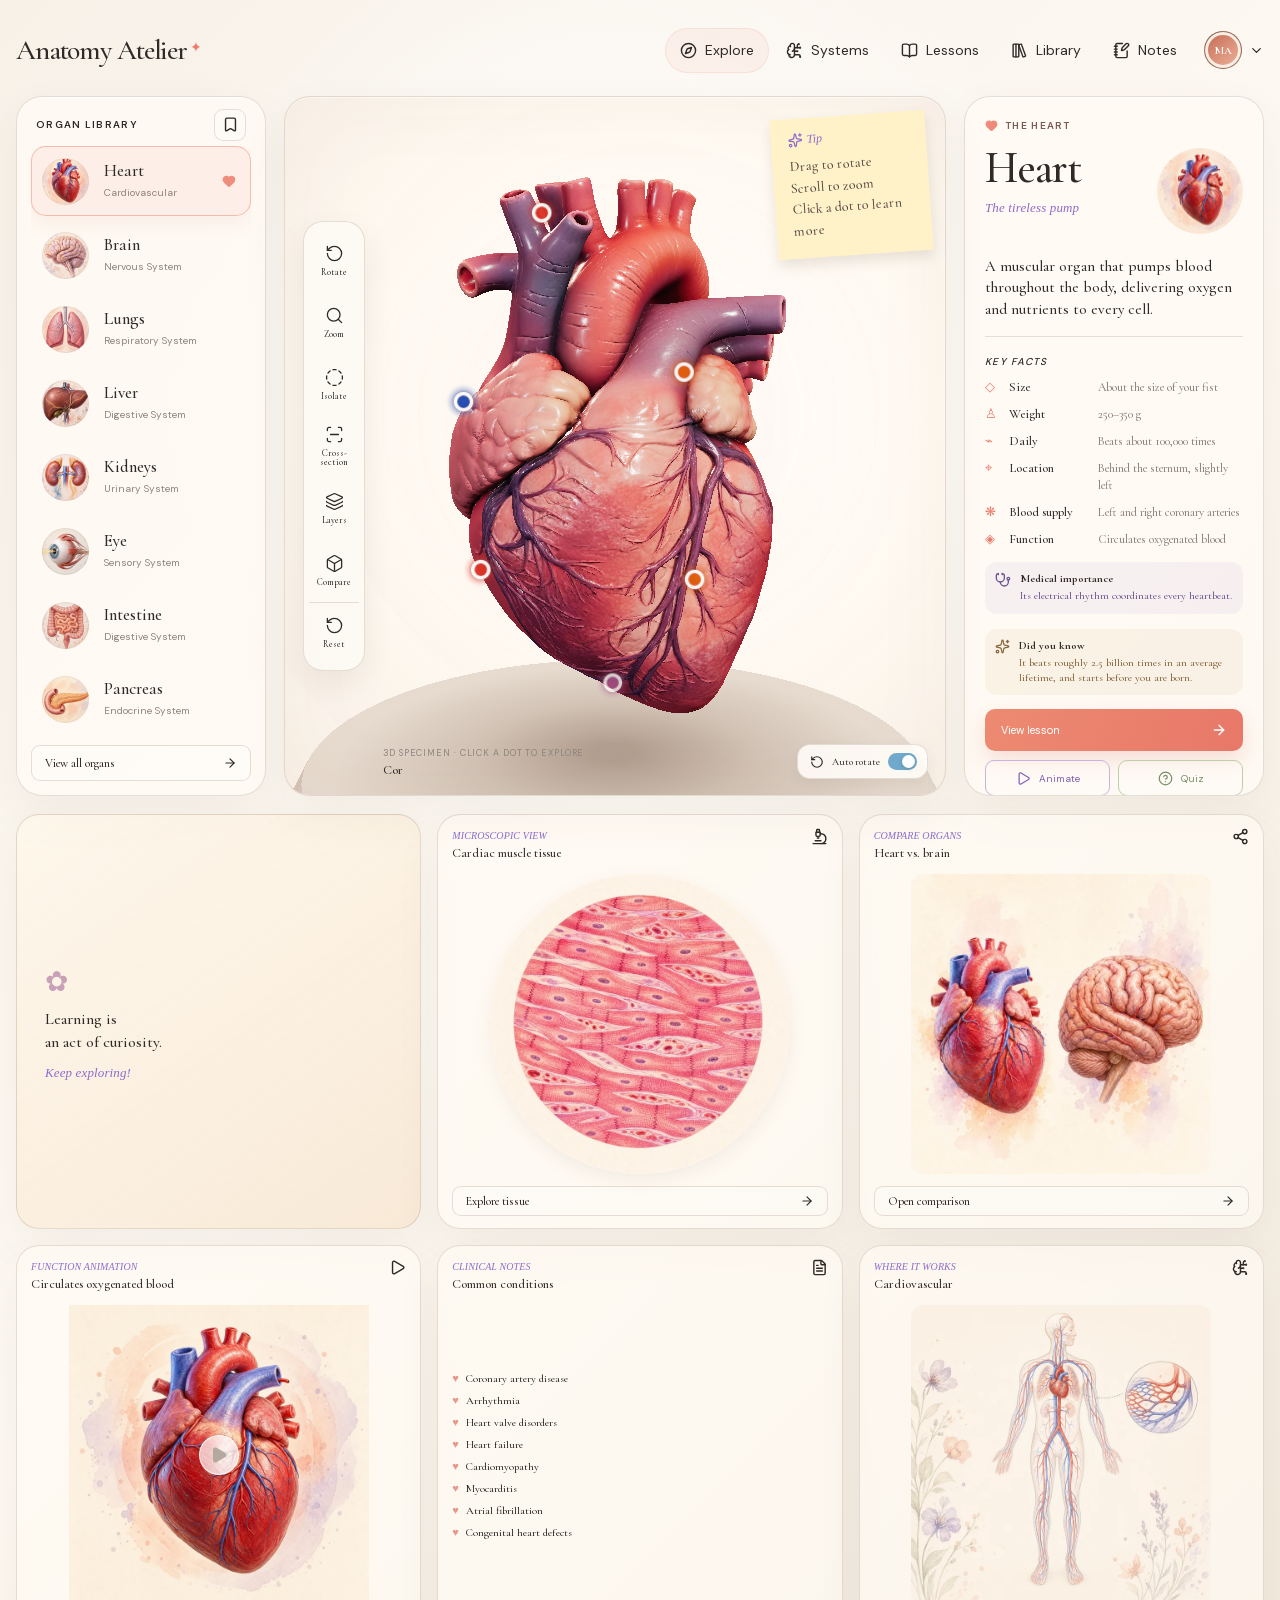
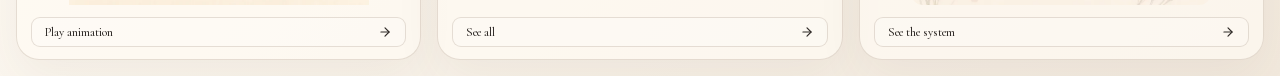
<file: index.original.html>
<!DOCTYPE html><html lang="en"><head><meta charSet="utf-8"/><meta name="viewport" content="width=device-width, initial-scale=1"/><link rel="preload" href="/_next/static/media/01e4147cff8141ee-s.p.10ked.7w885.g.woff2" as="font" crossorigin="" type="font/woff2"/><link rel="preload" href="/_next/static/media/5c285b27cdda1fe8-s.p.0yo6-5yoeeudq.woff2" as="font" crossorigin="" type="font/woff2"/><link rel="preload" as="image" href="/anatomy/heart/thumb.webp"/><link rel="preload" as="image" href="/anatomy/brain/thumb.webp"/><link rel="preload" as="image" href="/anatomy/lungs/thumb.webp"/><link rel="preload" as="image" href="/anatomy/liver/thumb.webp"/><link rel="preload" as="image" href="/anatomy/kidneys/thumb.webp"/><link rel="preload" as="image" href="/anatomy/eyeball/thumb.webp"/><link rel="preload" as="image" href="/anatomy/intestine/thumb.webp"/><link rel="preload" as="image" href="/anatomy/pancreas/thumb.webp"/><link rel="preload" as="image" href="/anatomy/skin/thumb.webp"/><link rel="stylesheet" href="/_next/static/chunks/07da15ls1~b2z.css" data-precedence="next"/><link rel="preload" as="script" fetchPriority="low" href="/_next/static/chunks/0ht900cau6_ur.js"/><script src="/_next/static/chunks/03cnjj9mnzy_p.js" async=""></script><script src="/_next/static/chunks/07lhk_q6pmm3r.js" async=""></script><script src="/_next/static/chunks/turbopack-0bxcrz71-nfi1.js" async=""></script><script src="/_next/static/chunks/0dbhjjzl8qfwv.js" async=""></script><script src="/_next/static/chunks/0bkkz9ezolk56.js" async=""></script><script src="/_next/static/chunks/0hh8xt~-_e5hq.js" async=""></script><meta name="next-size-adjust" content=""/><meta name="theme-color" content="#f7f0e7"/><title>Anatomy Atelier — Learn anatomy like an artist</title><meta name="description" content="Explore medically detailed 3D organs — heart, brain, lungs, liver, kidneys, eye, intestine, pancreas, and skin — through an elegant, interactive anatomy atelier."/><meta name="application-name" content="Anatomy Atelier"/><meta name="keywords" content="anatomy,3D anatomy,human body,medical education,interactive learning,organs"/><meta property="og:title" content="Anatomy Atelier — Learn anatomy like an artist"/><meta property="og:description" content="Learn anatomy like an artist through immersive, medically detailed 3D specimens."/><meta property="og:site_name" content="Anatomy Atelier"/><meta property="og:image" content="https://anatomy-atelier.openai.site/og.jpg"/><meta property="og:image:width" content="1200"/><meta property="og:image:height" content="675"/><meta property="og:image:alt" content="An anatomical heart specimen floating above a plinth, beside the Anatomy Atelier wordmark"/><meta property="og:type" content="website"/><meta name="twitter:card" content="summary_large_image"/><meta name="twitter:title" content="Anatomy Atelier — Learn anatomy like an artist"/><meta name="twitter:description" content="Learn anatomy like an artist through immersive, medically detailed 3D specimens."/><meta name="twitter:image" content="https://anatomy-atelier.openai.site/og.jpg"/><meta name="twitter:image:alt" content="An anatomical heart specimen floating above a plinth, beside the Anatomy Atelier wordmark"/><meta name="twitter:image:width" content="1200"/><meta name="twitter:image:height" content="675"/><link rel="shortcut icon" href="/favicon.svg"/><link rel="icon" href="/favicon.svg" type="image/svg+xml"/><link rel="icon" href="/icon-192.png" sizes="192x192" type="image/png"/><link rel="icon" href="/icon-512.png" sizes="512x512" type="image/png"/><link rel="apple-touch-icon" href="/apple-touch-icon.png" sizes="180x180"/><script src="/_next/static/chunks/03~yq9q893hmn.js" noModule=""></script></head><body class="dm_sans_dffaa2c9-module__wX8OqW__variable cormorant_garamond_46a1ab33-module__K9IbAq__variable"><div hidden=""><!--$--><!--/$--></div><main class="app-shell"><header class="topbar"><button class="brand" type="button" aria-label="Anatomy Atelier home"><strong>Anatomy Atelier<sup>✦</sup></strong><em>Learn anatomy like an artist</em></button><nav class="main-nav" aria-label="Primary navigation"><button class="active"><svg xmlns="http://www.w3.org/2000/svg" width="17" height="17" viewBox="0 0 24 24" fill="none" stroke="currentColor" stroke-width="2" stroke-linecap="round" stroke-linejoin="round" class="lucide lucide-compass" aria-hidden="true"><circle cx="12" cy="12" r="10"></circle><path d="m16.24 7.76-1.804 5.411a2 2 0 0 1-1.265 1.265L7.76 16.24l1.804-5.411a2 2 0 0 1 1.265-1.265z"></path></svg> Explore</button><button><svg xmlns="http://www.w3.org/2000/svg" width="17" height="17" viewBox="0 0 24 24" fill="none" stroke="currentColor" stroke-width="2" stroke-linecap="round" stroke-linejoin="round" class="lucide lucide-brain-circuit" aria-hidden="true"><path d="M12 5a3 3 0 1 0-5.997.125 4 4 0 0 0-2.526 5.77 4 4 0 0 0 .556 6.588A4 4 0 1 0 12 18Z"></path><path d="M9 13a4.5 4.5 0 0 0 3-4"></path><path d="M6.003 5.125A3 3 0 0 0 6.401 6.5"></path><path d="M3.477 10.896a4 4 0 0 1 .585-.396"></path><path d="M6 18a4 4 0 0 1-1.967-.516"></path><path d="M12 13h4"></path><path d="M12 18h6a2 2 0 0 1 2 2v1"></path><path d="M12 8h8"></path><path d="M16 8V5a2 2 0 0 1 2-2"></path><circle cx="16" cy="13" r=".5"></circle><circle cx="18" cy="3" r=".5"></circle><circle cx="20" cy="21" r=".5"></circle><circle cx="20" cy="8" r=".5"></circle></svg> Systems</button><button><svg xmlns="http://www.w3.org/2000/svg" width="17" height="17" viewBox="0 0 24 24" fill="none" stroke="currentColor" stroke-width="2" stroke-linecap="round" stroke-linejoin="round" class="lucide lucide-book-open" aria-hidden="true"><path d="M12 5v16"></path><path d="M20.001 19A2 2 0 0022 17V5a2 2 0 00-1.999-2L16 3.002A5 5 0 0012 5a5 5 0 00-4-2H4a2 2 0 00-2 2v12a2 2 0 001.999 2H8a5 5 0 014 2 5 5 0 014-2z"></path></svg> Lessons</button><button><svg xmlns="http://www.w3.org/2000/svg" width="17" height="17" viewBox="0 0 24 24" fill="none" stroke="currentColor" stroke-width="2" stroke-linecap="round" stroke-linejoin="round" class="lucide lucide-library-big" aria-hidden="true"><rect width="8" height="18" x="3" y="3" rx="1"></rect><path d="M7 3v18"></path><path d="M20.4 18.9c.2.5-.1 1.1-.6 1.3l-1.9.7c-.5.2-1.1-.1-1.3-.6L11.1 5.1c-.2-.5.1-1.1.6-1.3l1.9-.7c.5-.2 1.1.1 1.3.6Z"></path></svg> Library</button><button><svg xmlns="http://www.w3.org/2000/svg" width="17" height="17" viewBox="0 0 24 24" fill="none" stroke="currentColor" stroke-width="2" stroke-linecap="round" stroke-linejoin="round" class="lucide lucide-notebook-pen" aria-hidden="true"><path d="M13.4 2H6a2 2 0 0 0-2 2v16a2 2 0 0 0 2 2h12a2 2 0 0 0 2-2v-7.4"></path><path d="M2 6h4"></path><path d="M2 10h4"></path><path d="M2 14h4"></path><path d="M2 18h4"></path><path d="M21.378 5.626a1 1 0 1 0-3.004-3.004l-5.01 5.012a2 2 0 0 0-.506.854l-.837 2.87a.5.5 0 0 0 .62.62l2.87-.837a2 2 0 0 0 .854-.506z"></path></svg> Notes</button></nav><label class="search-box"><svg xmlns="http://www.w3.org/2000/svg" width="17" height="17" viewBox="0 0 24 24" fill="none" stroke="currentColor" stroke-width="2" stroke-linecap="round" stroke-linejoin="round" class="lucide lucide-search" aria-hidden="true"><path d="m21 21-4.34-4.34"></path><circle cx="11" cy="11" r="8"></circle></svg><input placeholder="Search organs, topics…" value=""/></label><button class="profile" aria-label="Open learner profile"><span>MA</span><svg xmlns="http://www.w3.org/2000/svg" width="15" height="15" viewBox="0 0 24 24" fill="none" stroke="currentColor" stroke-width="2" stroke-linecap="round" stroke-linejoin="round" class="lucide lucide-chevron-down" aria-hidden="true"><path d="m6 9 6 6 6-6"></path></svg></button><button class="mobile-library-trigger" aria-label="Open organ library"><svg xmlns="http://www.w3.org/2000/svg" width="20" height="20" viewBox="0 0 24 24" fill="none" stroke="currentColor" stroke-width="2" stroke-linecap="round" stroke-linejoin="round" class="lucide lucide-library-big" aria-hidden="true"><rect width="8" height="18" x="3" y="3" rx="1"></rect><path d="M7 3v18"></path><path d="M20.4 18.9c.2.5-.1 1.1-.6 1.3l-1.9.7c-.5.2-1.1-.1-1.3-.6L11.1 5.1c-.2-.5.1-1.1.6-1.3l1.9-.7c.5-.2 1.1.1 1.3.6Z"></path></svg></button></header><div class="workspace"><aside class="organ-library "><div class="panel-heading"><span>Organ library</span><button aria-label="Close library" class="mobile-close"><svg xmlns="http://www.w3.org/2000/svg" width="17" height="17" viewBox="0 0 24 24" fill="none" stroke="currentColor" stroke-width="2" stroke-linecap="round" stroke-linejoin="round" class="lucide lucide-x" aria-hidden="true"><path d="M18 6 6 18"></path><path d="m6 6 12 12"></path></svg></button><button aria-label="Saved organs"><svg xmlns="http://www.w3.org/2000/svg" width="17" height="17" viewBox="0 0 24 24" fill="none" stroke="currentColor" stroke-width="2" stroke-linecap="round" stroke-linejoin="round" class="lucide lucide-bookmark" aria-hidden="true"><path d="M17 3a2 2 0 0 1 2 2v15a1 1 0 0 1-1.496.868l-4.512-2.578a2 2 0 0 0-1.984 0l-4.512 2.578A1 1 0 0 1 5 20V5a2 2 0 0 1 2-2z"></path></svg></button></div><div class="organ-list"><button type="button" class="organ-item active" style="--item-accent:#ee7c6a"><span class="organ-glyph"><img src="/anatomy/heart/thumb.webp" alt="Heart thumbnail" width="47" height="47" loading="eager" decoding="async"/></span><span><b>Heart</b><small>Cardiovascular</small></span><svg xmlns="http://www.w3.org/2000/svg" width="14" height="14" viewBox="0 0 24 24" fill="currentColor" stroke="currentColor" stroke-width="2" stroke-linecap="round" stroke-linejoin="round" class="lucide lucide-heart favorite" aria-hidden="true"><path d="M2 9.5a5.5 5.5 0 0 1 9.591-3.676.56.56 0 0 0 .818 0A5.49 5.49 0 0 1 22 9.5c0 2.29-1.5 4-3 5.5l-5.492 5.313a2 2 0 0 1-3 .019L5 15c-1.5-1.5-3-3.2-3-5.5"></path></svg></button><button type="button" class="organ-item " style="--item-accent:#c58696"><span class="organ-glyph"><img src="/anatomy/brain/thumb.webp" alt="Brain thumbnail" width="47" height="47" loading="eager" decoding="async"/></span><span><b>Brain</b><small>Nervous System</small></span></button><button type="button" class="organ-item " style="--item-accent:#dd8f8b"><span class="organ-glyph"><img src="/anatomy/lungs/thumb.webp" alt="Lungs thumbnail" width="47" height="47" loading="eager" decoding="async"/></span><span><b>Lungs</b><small>Respiratory System</small></span></button><button type="button" class="organ-item " style="--item-accent:#b86858"><span class="organ-glyph"><img src="/anatomy/liver/thumb.webp" alt="Liver thumbnail" width="47" height="47" loading="eager" decoding="async"/></span><span><b>Liver</b><small>Digestive System</small></span></button><button type="button" class="organ-item " style="--item-accent:#c96963"><span class="organ-glyph"><img src="/anatomy/kidneys/thumb.webp" alt="Kidneys thumbnail" width="47" height="47" loading="eager" decoding="async"/></span><span><b>Kidneys</b><small>Urinary System</small></span></button><button type="button" class="organ-item " style="--item-accent:#7294b9"><span class="organ-glyph"><img src="/anatomy/eyeball/thumb.webp" alt="Eye thumbnail" width="47" height="47" loading="eager" decoding="async"/></span><span><b>Eye</b><small>Sensory System</small></span></button><button type="button" class="organ-item " style="--item-accent:#d78b77"><span class="organ-glyph"><img src="/anatomy/intestine/thumb.webp" alt="Intestine thumbnail" width="47" height="47" loading="eager" decoding="async"/></span><span><b>Intestine</b><small>Digestive System</small></span></button><button type="button" class="organ-item " style="--item-accent:#c69a5e"><span class="organ-glyph"><img src="/anatomy/pancreas/thumb.webp" alt="Pancreas thumbnail" width="47" height="47" loading="eager" decoding="async"/></span><span><b>Pancreas</b><small>Endocrine System</small></span></button><button type="button" class="organ-item " style="--item-accent:#c99277"><span class="organ-glyph"><img src="/anatomy/skin/thumb.webp" alt="Skin thumbnail" width="47" height="47" loading="eager" decoding="async"/></span><span><b>Skin</b><small>Integumentary System</small></span></button></div><button class="view-all">View all organs <svg xmlns="http://www.w3.org/2000/svg" width="14" height="14" viewBox="0 0 24 24" fill="none" stroke="currentColor" stroke-width="2" stroke-linecap="round" stroke-linejoin="round" class="lucide lucide-arrow-right" aria-hidden="true"><path d="M5 12h14"></path><path d="m12 5 7 7-7 7"></path></svg></button><blockquote><svg xmlns="http://www.w3.org/2000/svg" width="18" height="18" viewBox="0 0 24 24" fill="none" stroke="currentColor" stroke-width="2" stroke-linecap="round" stroke-linejoin="round" class="lucide lucide-sparkles" aria-hidden="true"><path d="M11.017 2.814a1 1 0 0 1 1.966 0l1.051 5.558a2 2 0 0 0 1.594 1.594l5.558 1.051a1 1 0 0 1 0 1.966l-5.558 1.051a2 2 0 0 0-1.594 1.594l-1.051 5.558a1 1 0 0 1-1.966 0l-1.051-5.558a2 2 0 0 0-1.594-1.594l-5.558-1.051a1 1 0 0 1 0-1.966l5.558-1.051a2 2 0 0 0 1.594-1.594z"></path><path d="M20 2v4"></path><path d="M22 4h-4"></path><circle cx="4" cy="20" r="2"></circle></svg><p>Learning is<br/>an act of curiosity.</p><em>Keep exploring!</em></blockquote></aside><section class="viewer-shell" aria-label="Heart interactive viewer"><div class="viewer-glow" style="--organ-accent:#ee7c6a"></div><div class="three-mount"></div><div class="viewer-tools" aria-label="3D viewer tools"><button type="button" class="tool-button " aria-pressed="false" title="Rotate"><svg xmlns="http://www.w3.org/2000/svg" width="19" height="19" viewBox="0 0 24 24" fill="none" stroke="currentColor" stroke-width="1.65" stroke-linecap="round" stroke-linejoin="round" class="lucide lucide-rotate-ccw" aria-hidden="true"><path d="M3 12a9 9 0 1 0 9-9 9.75 9.75 0 0 0-6.74 2.74L3 8"></path><path d="M3 3v5h5"></path></svg><span>Rotate</span></button><button type="button" class="tool-button " aria-pressed="false" title="Zoom"><svg xmlns="http://www.w3.org/2000/svg" width="19" height="19" viewBox="0 0 24 24" fill="none" stroke="currentColor" stroke-width="1.65" stroke-linecap="round" stroke-linejoin="round" class="lucide lucide-search" aria-hidden="true"><path d="m21 21-4.34-4.34"></path><circle cx="11" cy="11" r="8"></circle></svg><span>Zoom</span></button><button type="button" class="tool-button " aria-pressed="false" title="Isolate"><svg xmlns="http://www.w3.org/2000/svg" width="19" height="19" viewBox="0 0 24 24" fill="none" stroke="currentColor" stroke-width="1.65" stroke-linecap="round" stroke-linejoin="round" class="lucide lucide-circle-dashed" aria-hidden="true"><path d="M10.1 2.182a10 10 0 0 1 3.8 0"></path><path d="M13.9 21.818a10 10 0 0 1-3.8 0"></path><path d="M17.609 3.721a10 10 0 0 1 2.69 2.7"></path><path d="M2.182 13.9a10 10 0 0 1 0-3.8"></path><path d="M20.279 17.609a10 10 0 0 1-2.7 2.69"></path><path d="M21.818 10.1a10 10 0 0 1 0 3.8"></path><path d="M3.721 6.391a10 10 0 0 1 2.7-2.69"></path><path d="M6.391 20.279a10 10 0 0 1-2.69-2.7"></path></svg><span>Isolate</span></button><button type="button" class="tool-button " aria-pressed="false" title="Cross-section"><svg xmlns="http://www.w3.org/2000/svg" width="19" height="19" viewBox="0 0 24 24" fill="none" stroke="currentColor" stroke-width="1.65" stroke-linecap="round" stroke-linejoin="round" class="lucide lucide-scan-line" aria-hidden="true"><path d="M3 7V5a2 2 0 0 1 2-2h2"></path><path d="M17 3h2a2 2 0 0 1 2 2v2"></path><path d="M21 17v2a2 2 0 0 1-2 2h-2"></path><path d="M7 21H5a2 2 0 0 1-2-2v-2"></path><path d="M7 12h10"></path></svg><span>Cross-section</span></button><button type="button" class="tool-button " aria-pressed="false" title="Layers"><svg xmlns="http://www.w3.org/2000/svg" width="19" height="19" viewBox="0 0 24 24" fill="none" stroke="currentColor" stroke-width="1.65" stroke-linecap="round" stroke-linejoin="round" class="lucide lucide-layers" aria-hidden="true"><path d="M12.83 2.18a2 2 0 0 0-1.66 0L2.6 6.08a1 1 0 0 0 0 1.83l8.58 3.91a2 2 0 0 0 1.66 0l8.58-3.9a1 1 0 0 0 0-1.83z"></path><path d="M2 12a1 1 0 0 0 .58.91l8.6 3.91a2 2 0 0 0 1.65 0l8.58-3.9A1 1 0 0 0 22 12"></path><path d="M2 17a1 1 0 0 0 .58.91l8.6 3.91a2 2 0 0 0 1.65 0l8.58-3.9A1 1 0 0 0 22 17"></path></svg><span>Layers</span></button><button type="button" class="tool-button " aria-pressed="false" title="Compare"><svg xmlns="http://www.w3.org/2000/svg" width="19" height="19" viewBox="0 0 24 24" fill="none" stroke="currentColor" stroke-width="1.65" stroke-linecap="round" stroke-linejoin="round" class="lucide lucide-box" aria-hidden="true"><path d="M21 8a2 2 0 0 0-1-1.73l-7-4a2 2 0 0 0-2 0l-7 4A2 2 0 0 0 3 8v8a2 2 0 0 0 1 1.73l7 4a2 2 0 0 0 2 0l7-4A2 2 0 0 0 21 16Z"></path><path d="m3.3 7 8.7 5 8.7-5"></path><path d="M12 22V12"></path></svg><span>Compare</span></button><button type="button" class="tool-button " aria-pressed="false" title="Reset"><svg xmlns="http://www.w3.org/2000/svg" width="19" height="19" viewBox="0 0 24 24" fill="none" stroke="currentColor" stroke-width="1.65" stroke-linecap="round" stroke-linejoin="round" class="lucide lucide-rotate-ccw" aria-hidden="true"><path d="M3 12a9 9 0 1 0 9-9 9.75 9.75 0 0 0-6.74 2.74L3 8"></path><path d="M3 3v5h5"></path></svg><span>Reset</span></button></div><aside class="tip-note" aria-label="Viewer instructions"><span><svg xmlns="http://www.w3.org/2000/svg" width="15" height="15" viewBox="0 0 24 24" fill="none" stroke="currentColor" stroke-width="2" stroke-linecap="round" stroke-linejoin="round" class="lucide lucide-sparkles" aria-hidden="true"><path d="M11.017 2.814a1 1 0 0 1 1.966 0l1.051 5.558a2 2 0 0 0 1.594 1.594l5.558 1.051a1 1 0 0 1 0 1.966l-5.558 1.051a2 2 0 0 0-1.594 1.594l-1.051 5.558a1 1 0 0 1-1.966 0l-1.051-5.558a2 2 0 0 0-1.594-1.594l-5.558-1.051a1 1 0 0 1 0-1.966l5.558-1.051a2 2 0 0 0 1.594-1.594z"></path><path d="M20 2v4"></path><path d="M22 4h-4"></path><circle cx="4" cy="20" r="2"></circle></svg> Tip</span><p>Drag to rotate<br/>Scroll to zoom<br/>Click a dot to learn more</p></aside><ul class="hotspot-index"><li>Aorta<!-- -->: <!-- -->Main artery</li><li>Left Atrium<!-- -->: <!-- -->Receives oxygenated blood</li><li>Right Atrium<!-- -->: <!-- -->Receives venous blood</li><li>Left Ventricle<!-- -->: <!-- -->Pumps to the body</li><li>Right Ventricle<!-- -->: <!-- -->Pumps to the lungs</li><li>Mitral Valve<!-- -->: <!-- -->Prevents backflow</li></ul><button class="auto-rotate" type="button" aria-pressed="true"><svg xmlns="http://www.w3.org/2000/svg" width="14" height="14" viewBox="0 0 24 24" fill="none" stroke="currentColor" stroke-width="2" stroke-linecap="round" stroke-linejoin="round" class="lucide lucide-rotate-ccw" aria-hidden="true"><path d="M3 12a9 9 0 1 0 9-9 9.75 9.75 0 0 0-6.74 2.74L3 8"></path><path d="M3 3v5h5"></path></svg> Auto rotate<span class="switch on"><i></i></span></button><div class="view-caption"><span>3D specimen · click a dot to explore</span><strong>Cor</strong></div></section><aside class="info-panel"><div class="info-kicker" data-reveal="true"><svg xmlns="http://www.w3.org/2000/svg" width="13" height="13" viewBox="0 0 24 24" fill="currentColor" stroke="currentColor" stroke-width="2" stroke-linecap="round" stroke-linejoin="round" class="lucide lucide-heart" aria-hidden="true"><path d="M2 9.5a5.5 5.5 0 0 1 9.591-3.676.56.56 0 0 0 .818 0A5.49 5.49 0 0 1 22 9.5c0 2.29-1.5 4-3 5.5l-5.492 5.313a2 2 0 0 1-3 .019L5 15c-1.5-1.5-3-3.2-3-5.5"></path></svg> The <!-- -->Heart</div><div class="info-title-row" data-reveal="true"><div><h1>Heart</h1><em>The tireless pump</em></div><span class="specimen-stamp"><img src="/anatomy/heart/organ.webp" alt="Heart anatomical illustration" width="92" height="92" loading="lazy" decoding="async"/></span></div><p class="description" data-reveal="true">A muscular organ that pumps blood throughout the body, delivering oxygen and nutrients to every cell.</p><div class="rule"></div><h2 data-reveal="true">Key facts</h2><dl class="key-facts"><div data-reveal="true"><dt><span>◇</span> Size</dt><dd>About the size of your fist</dd></div><div data-reveal="true"><dt><span>♙</span> Weight</dt><dd>250–350 g</dd></div><div data-reveal="true"><dt><span>⌁</span> Daily</dt><dd>Beats about 100,000 times</dd></div><div data-reveal="true"><dt><span>⌖</span> Location</dt><dd>Behind the sternum, slightly left</dd></div><div data-reveal="true"><dt><span>❋</span> Blood supply</dt><dd>Left and right coronary arteries</dd></div><div data-reveal="true"><dt><span>◈</span> Function</dt><dd>Circulates oxygenated blood</dd></div></dl><div class="medical-note" data-reveal="true"><svg xmlns="http://www.w3.org/2000/svg" width="16" height="16" viewBox="0 0 24 24" fill="none" stroke="currentColor" stroke-width="2" stroke-linecap="round" stroke-linejoin="round" class="lucide lucide-stethoscope" aria-hidden="true"><path d="M11 2v2"></path><path d="M5 2v2"></path><path d="M5 3H4a2 2 0 0 0-2 2v4a6 6 0 0 0 12 0V5a2 2 0 0 0-2-2h-1"></path><path d="M8 15a6 6 0 0 0 12 0v-3"></path><circle cx="20" cy="10" r="2"></circle></svg><p><b>Medical importance</b>Its electrical rhythm coordinates every heartbeat.</p></div><div class="fun-note" data-reveal="true"><svg xmlns="http://www.w3.org/2000/svg" width="15" height="15" viewBox="0 0 24 24" fill="none" stroke="currentColor" stroke-width="2" stroke-linecap="round" stroke-linejoin="round" class="lucide lucide-sparkles" aria-hidden="true"><path d="M11.017 2.814a1 1 0 0 1 1.966 0l1.051 5.558a2 2 0 0 0 1.594 1.594l5.558 1.051a1 1 0 0 1 0 1.966l-5.558 1.051a2 2 0 0 0-1.594 1.594l-1.051 5.558a1 1 0 0 1-1.966 0l-1.051-5.558a2 2 0 0 0-1.594-1.594l-5.558-1.051a1 1 0 0 1 0-1.966l5.558-1.051a2 2 0 0 0 1.594-1.594z"></path><path d="M20 2v4"></path><path d="M22 4h-4"></path><circle cx="4" cy="20" r="2"></circle></svg><p><b>Did you know</b>It beats roughly 2.5 billion times in an average lifetime, and starts before you are born.</p></div><button class="lesson-button" data-reveal="true">View lesson <svg xmlns="http://www.w3.org/2000/svg" width="16" height="16" viewBox="0 0 24 24" fill="none" stroke="currentColor" stroke-width="2" stroke-linecap="round" stroke-linejoin="round" class="lucide lucide-arrow-right" aria-hidden="true"><path d="M5 12h14"></path><path d="m12 5 7 7-7 7"></path></svg></button><div class="action-grid" data-reveal="true"><button><svg xmlns="http://www.w3.org/2000/svg" width="15" height="15" viewBox="0 0 24 24" fill="none" stroke="currentColor" stroke-width="2" stroke-linecap="round" stroke-linejoin="round" class="lucide lucide-play" aria-hidden="true"><path d="M5 5a2 2 0 0 1 3.008-1.728l11.997 6.998a2 2 0 0 1 .003 3.458l-12 7A2 2 0 0 1 5 19z"></path></svg> Animate</button><button><svg xmlns="http://www.w3.org/2000/svg" width="15" height="15" viewBox="0 0 24 24" fill="none" stroke="currentColor" stroke-width="2" stroke-linecap="round" stroke-linejoin="round" class="lucide lucide-circle-question-mark" aria-hidden="true"><circle cx="12" cy="12" r="10"></circle><path d="M9.09 9a3 3 0 0 1 5.83 1c0 2-3 3-3 3"></path><path d="M12 17h.01"></path></svg> Quiz</button><button class=""><svg xmlns="http://www.w3.org/2000/svg" width="15" height="15" viewBox="0 0 24 24" fill="none" stroke="currentColor" stroke-width="2" stroke-linecap="round" stroke-linejoin="round" class="lucide lucide-share2 lucide-share-2" aria-hidden="true"><circle cx="18" cy="5" r="3"></circle><circle cx="6" cy="12" r="3"></circle><circle cx="18" cy="19" r="3"></circle><line x1="8.59" x2="15.42" y1="13.51" y2="17.49"></line><line x1="15.41" x2="8.59" y1="6.51" y2="10.49"></line></svg> Compare</button></div></aside></div><section class="learning-cards" aria-label="Heart learning resources"><article class="curiosity-card"><span>✿</span><p>Learning is<br/>an act of curiosity.</p><em>Keep exploring!</em></article><article><header><div><em>Microscopic view</em><h3>Cardiac muscle tissue</h3></div><svg xmlns="http://www.w3.org/2000/svg" width="17" height="17" viewBox="0 0 24 24" fill="none" stroke="currentColor" stroke-width="2" stroke-linecap="round" stroke-linejoin="round" class="lucide lucide-microscope" aria-hidden="true"><path d="M6 18h8"></path><path d="M3 22h18"></path><path d="M14 22a7 7 0 1 0 0-14h-1"></path><path d="M9 14h2"></path><path d="M9 12a2 2 0 0 1-2-2V6h6v4a2 2 0 0 1-2 2Z"></path><path d="M12 6V3a1 1 0 0 0-1-1H9a1 1 0 0 0-1 1v3"></path></svg></header><div class="microscope-visual organ-card-image"><img src="/anatomy/heart/microscopic.webp" alt="Heart microscopic tissue view" loading="lazy" decoding="async"/></div><button>Explore tissue <svg xmlns="http://www.w3.org/2000/svg" width="14" height="14" viewBox="0 0 24 24" fill="none" stroke="currentColor" stroke-width="2" stroke-linecap="round" stroke-linejoin="round" class="lucide lucide-arrow-right" aria-hidden="true"><path d="M5 12h14"></path><path d="m12 5 7 7-7 7"></path></svg></button></article><article><header><div><em>Compare organs</em><h3>Heart vs. brain</h3></div><svg xmlns="http://www.w3.org/2000/svg" width="17" height="17" viewBox="0 0 24 24" fill="none" stroke="currentColor" stroke-width="2" stroke-linecap="round" stroke-linejoin="round" class="lucide lucide-share2 lucide-share-2" aria-hidden="true"><circle cx="18" cy="5" r="3"></circle><circle cx="6" cy="12" r="3"></circle><circle cx="18" cy="19" r="3"></circle><line x1="8.59" x2="15.42" y1="13.51" y2="17.49"></line><line x1="15.41" x2="8.59" y1="6.51" y2="10.49"></line></svg></header><div class="comparison-visual organ-card-image"><img src="/anatomy/heart/compare.webp" alt="Heart vs. brain anatomical comparison" loading="lazy" decoding="async"/></div><button>Open comparison <svg xmlns="http://www.w3.org/2000/svg" width="14" height="14" viewBox="0 0 24 24" fill="none" stroke="currentColor" stroke-width="2" stroke-linecap="round" stroke-linejoin="round" class="lucide lucide-arrow-right" aria-hidden="true"><path d="M5 12h14"></path><path d="m12 5 7 7-7 7"></path></svg></button></article><article><header><div><em>Function animation</em><h3>Circulates oxygenated blood</h3></div><svg xmlns="http://www.w3.org/2000/svg" width="17" height="17" viewBox="0 0 24 24" fill="none" stroke="currentColor" stroke-width="2" stroke-linecap="round" stroke-linejoin="round" class="lucide lucide-play" aria-hidden="true"><path d="M5 5a2 2 0 0 1 3.008-1.728l11.997 6.998a2 2 0 0 1 .003 3.458l-12 7A2 2 0 0 1 5 19z"></path></svg></header><button type="button" class="function-visual organ-card-image" aria-label="Play the heart function animation"><img src="/anatomy/heart/organ.webp" alt="" loading="lazy" decoding="async"/><i class="function-pulse"></i><span class="play-badge"><svg xmlns="http://www.w3.org/2000/svg" width="18" height="18" viewBox="0 0 24 24" fill="currentColor" stroke="currentColor" stroke-width="2" stroke-linecap="round" stroke-linejoin="round" class="lucide lucide-play" aria-hidden="true"><path d="M5 5a2 2 0 0 1 3.008-1.728l11.997 6.998a2 2 0 0 1 .003 3.458l-12 7A2 2 0 0 1 5 19z"></path></svg></span></button><button>Play animation <svg xmlns="http://www.w3.org/2000/svg" width="14" height="14" viewBox="0 0 24 24" fill="none" stroke="currentColor" stroke-width="2" stroke-linecap="round" stroke-linejoin="round" class="lucide lucide-arrow-right" aria-hidden="true"><path d="M5 12h14"></path><path d="m12 5 7 7-7 7"></path></svg></button></article><article><header><div><em>Clinical notes</em><h3>Common conditions</h3></div><svg xmlns="http://www.w3.org/2000/svg" width="17" height="17" viewBox="0 0 24 24" fill="none" stroke="currentColor" stroke-width="2" stroke-linecap="round" stroke-linejoin="round" class="lucide lucide-file-text" aria-hidden="true"><path d="M6 22a2 2 0 0 1-2-2V4a2 2 0 0 1 2-2h8a2.4 2.4 0 0 1 1.704.706l3.588 3.588A2.4 2.4 0 0 1 20 8v12a2 2 0 0 1-2 2z"></path><path d="M14 2v5a1 1 0 0 0 1 1h5"></path><path d="M10 9H8"></path><path d="M16 13H8"></path><path d="M16 17H8"></path></svg></header><ul><li>Coronary artery disease</li><li>Arrhythmia</li><li>Heart valve disorders</li><li>Heart failure</li><li>Cardiomyopathy</li><li>Myocarditis</li><li>Atrial fibrillation</li><li>Congenital heart defects</li></ul><button>See all <svg xmlns="http://www.w3.org/2000/svg" width="14" height="14" viewBox="0 0 24 24" fill="none" stroke="currentColor" stroke-width="2" stroke-linecap="round" stroke-linejoin="round" class="lucide lucide-arrow-right" aria-hidden="true"><path d="M5 12h14"></path><path d="m12 5 7 7-7 7"></path></svg></button></article><article class="system-card"><header><div><em>Where it works</em><h3>Cardiovascular</h3></div><svg xmlns="http://www.w3.org/2000/svg" width="17" height="17" viewBox="0 0 24 24" fill="none" stroke="currentColor" stroke-width="2" stroke-linecap="round" stroke-linejoin="round" class="lucide lucide-brain-circuit" aria-hidden="true"><path d="M12 5a3 3 0 1 0-5.997.125 4 4 0 0 0-2.526 5.77 4 4 0 0 0 .556 6.588A4 4 0 1 0 12 18Z"></path><path d="M9 13a4.5 4.5 0 0 0 3-4"></path><path d="M6.003 5.125A3 3 0 0 0 6.401 6.5"></path><path d="M3.477 10.896a4 4 0 0 1 .585-.396"></path><path d="M6 18a4 4 0 0 1-1.967-.516"></path><path d="M12 13h4"></path><path d="M12 18h6a2 2 0 0 1 2 2v1"></path><path d="M12 8h8"></path><path d="M16 8V5a2 2 0 0 1 2-2"></path><circle cx="16" cy="13" r=".5"></circle><circle cx="18" cy="3" r=".5"></circle><circle cx="20" cy="21" r=".5"></circle><circle cx="20" cy="8" r=".5"></circle></svg></header><button type="button" class="system-visual organ-card-image" aria-label="See where the heart sits in the body"><img src="/anatomy/heart/location.webp" alt="" loading="lazy" decoding="async"/></button><button>See the system <svg xmlns="http://www.w3.org/2000/svg" width="14" height="14" viewBox="0 0 24 24" fill="none" stroke="currentColor" stroke-width="2" stroke-linecap="round" stroke-linejoin="round" class="lucide lucide-arrow-right" aria-hidden="true"><path d="M5 12h14"></path><path d="m12 5 7 7-7 7"></path></svg></button></article></section></main><!--$--><!--/$--><script src="/_next/static/chunks/0ht900cau6_ur.js" id="_R_" async=""></script><script>(self.__next_f=self.__next_f||[]).push([0])</script><script>self.__next_f.push([1,"1:\"$Sreact.fragment\"\n2:I[39756,[\"/_next/static/chunks/0dbhjjzl8qfwv.js\"],\"default\"]\n3:I[37457,[\"/_next/static/chunks/0dbhjjzl8qfwv.js\"],\"default\"]\n4:I[78887,[\"/_next/static/chunks/0dbhjjzl8qfwv.js\",\"/_next/static/chunks/0bkkz9ezolk56.js\",\"/_next/static/chunks/0hh8xt~-_e5hq.js\"],\"AnatomyApp\"]\n5:I[97367,[\"/_next/static/chunks/0dbhjjzl8qfwv.js\"],\"OutletBoundary\"]\n6:\"$Sreact.suspense\"\n8:I[97367,[\"/_next/static/chunks/0dbhjjzl8qfwv.js\"],\"ViewportBoundary\"]\na:I[97367,[\"/_next/static/chunks/0dbhjjzl8qfwv.js\"],\"MetadataBoundary\"]\nc:I[68027,[\"/_next/static/chunks/0dbhjjzl8qfwv.js\"],\"default\",1]\n:HL[\"/_next/static/chunks/07da15ls1~b2z.css\",\"style\"]\n:HL[\"/_next/static/media/01e4147cff8141ee-s.p.10ked.7w885.g.woff2\",\"font\",{\"crossOrigin\":\"\",\"type\":\"font/woff2\"}]\n:HL[\"/_next/static/media/5c285b27cdda1fe8-s.p.0yo6-5yoeeudq.woff2\",\"font\",{\"crossOrigin\":\"\",\"type\":\"font/woff2\"}]\n"])</script><script>self.__next_f.push([1,"0:{\"P\":null,\"c\":[\"\",\"\"],\"q\":\"\",\"i\":false,\"f\":[[[\"\",{\"children\":[\"__PAGE__\",{}]},\"$undefined\",\"$undefined\",16],[[\"$\",\"$1\",\"c\",{\"children\":[[[\"$\",\"link\",\"0\",{\"rel\":\"stylesheet\",\"href\":\"/_next/static/chunks/07da15ls1~b2z.css\",\"precedence\":\"next\",\"crossOrigin\":\"$undefined\",\"nonce\":\"$undefined\"}],[\"$\",\"script\",\"script-0\",{\"src\":\"/_next/static/chunks/0dbhjjzl8qfwv.js\",\"async\":true,\"nonce\":\"$undefined\"}]],[\"$\",\"html\",null,{\"lang\":\"en\",\"children\":[\"$\",\"body\",null,{\"className\":\"dm_sans_dffaa2c9-module__wX8OqW__variable cormorant_garamond_46a1ab33-module__K9IbAq__variable\",\"children\":[\"$\",\"$L2\",null,{\"parallelRouterKey\":\"children\",\"error\":\"$undefined\",\"errorStyles\":\"$undefined\",\"errorScripts\":\"$undefined\",\"template\":[\"$\",\"$L3\",null,{}],\"templateStyles\":\"$undefined\",\"templateScripts\":\"$undefined\",\"notFound\":[[[\"$\",\"title\",null,{\"children\":\"404: This page could not be found.\"}],[\"$\",\"div\",null,{\"style\":{\"fontFamily\":\"system-ui,\\\"Segoe UI\\\",Roboto,Helvetica,Arial,sans-serif,\\\"Apple Color Emoji\\\",\\\"Segoe UI Emoji\\\"\",\"height\":\"100vh\",\"textAlign\":\"center\",\"display\":\"flex\",\"flexDirection\":\"column\",\"alignItems\":\"center\",\"justifyContent\":\"center\"},\"children\":[\"$\",\"div\",null,{\"children\":[[\"$\",\"style\",null,{\"dangerouslySetInnerHTML\":{\"__html\":\"body{color:#000;background:#fff;margin:0}.next-error-h1{border-right:1px solid rgba(0,0,0,.3)}@media (prefers-color-scheme:dark){body{color:#fff;background:#000}.next-error-h1{border-right:1px solid rgba(255,255,255,.3)}}\"}}],[\"$\",\"h1\",null,{\"className\":\"next-error-h1\",\"style\":{\"display\":\"inline-block\",\"margin\":\"0 20px 0 0\",\"padding\":\"0 23px 0 0\",\"fontSize\":24,\"fontWeight\":500,\"verticalAlign\":\"top\",\"lineHeight\":\"49px\"},\"children\":404}],[\"$\",\"div\",null,{\"style\":{\"display\":\"inline-block\"},\"children\":[\"$\",\"h2\",null,{\"style\":{\"fontSize\":14,\"fontWeight\":400,\"lineHeight\":\"49px\",\"margin\":0},\"children\":\"This page could not be found.\"}]}]]}]}]],[]],\"forbidden\":\"$undefined\",\"unauthorized\":\"$undefined\"}]}]}]]}],{\"children\":[[\"$\",\"$1\",\"c\",{\"children\":[[\"$\",\"$L4\",null,{}],[[\"$\",\"script\",\"script-0\",{\"src\":\"/_next/static/chunks/0bkkz9ezolk56.js\",\"async\":true,\"nonce\":\"$undefined\"}],[\"$\",\"script\",\"script-1\",{\"src\":\"/_next/static/chunks/0hh8xt~-_e5hq.js\",\"async\":true,\"nonce\":\"$undefined\"}]],[\"$\",\"$L5\",null,{\"children\":[\"$\",\"$6\",null,{\"name\":\"Next.MetadataOutlet\",\"children\":\"$@7\"}]}]]}],{},null,false,null]},null,false,null],[\"$\",\"$1\",\"h\",{\"children\":[null,[\"$\",\"$L8\",null,{\"children\":\"$L9\"}],[\"$\",\"div\",null,{\"hidden\":true,\"children\":[\"$\",\"$La\",null,{\"children\":[\"$\",\"$6\",null,{\"name\":\"Next.Metadata\",\"children\":\"$Lb\"}]}]}],[\"$\",\"meta\",null,{\"name\":\"next-size-adjust\",\"content\":\"\"}]]}],false]],\"m\":\"$undefined\",\"G\":[\"$c\",[[\"$\",\"link\",\"0\",{\"rel\":\"stylesheet\",\"href\":\"/_next/static/chunks/07da15ls1~b2z.css\",\"precedence\":\"next\",\"crossOrigin\":\"$undefined\",\"nonce\":\"$undefined\"}]]],\"S\":true,\"h\":null,\"s\":\"$undefined\",\"l\":\"$undefined\",\"p\":\"$undefined\",\"d\":\"$undefined\",\"b\":\"7tM0SWevaUkX0gFfdyUft\"}\n"])</script><script>self.__next_f.push([1,"9:[[\"$\",\"meta\",\"0\",{\"charSet\":\"utf-8\"}],[\"$\",\"meta\",\"1\",{\"name\":\"viewport\",\"content\":\"width=device-width, initial-scale=1\"}],[\"$\",\"meta\",\"2\",{\"name\":\"theme-color\",\"content\":\"#f7f0e7\"}]]\n"])</script><script>self.__next_f.push([1,"d:I[27201,[\"/_next/static/chunks/0dbhjjzl8qfwv.js\"],\"IconMark\"]\n7:null\n"])</script><script>self.__next_f.push([1,"b:[[\"$\",\"title\",\"0\",{\"children\":\"Anatomy Atelier — Learn anatomy like an artist\"}],[\"$\",\"meta\",\"1\",{\"name\":\"description\",\"content\":\"Explore medically detailed 3D organs — heart, brain, lungs, liver, kidneys, eye, intestine, pancreas, and skin — through an elegant, interactive anatomy atelier.\"}],[\"$\",\"meta\",\"2\",{\"name\":\"application-name\",\"content\":\"Anatomy Atelier\"}],[\"$\",\"meta\",\"3\",{\"name\":\"keywords\",\"content\":\"anatomy,3D anatomy,human body,medical education,interactive learning,organs\"}],[\"$\",\"meta\",\"4\",{\"property\":\"og:title\",\"content\":\"Anatomy Atelier — Learn anatomy like an artist\"}],[\"$\",\"meta\",\"5\",{\"property\":\"og:description\",\"content\":\"Learn anatomy like an artist through immersive, medically detailed 3D specimens.\"}],[\"$\",\"meta\",\"6\",{\"property\":\"og:site_name\",\"content\":\"Anatomy Atelier\"}],[\"$\",\"meta\",\"7\",{\"property\":\"og:image\",\"content\":\"https://anatomy-atelier.openai.site/og.jpg\"}],[\"$\",\"meta\",\"8\",{\"property\":\"og:image:width\",\"content\":\"1200\"}],[\"$\",\"meta\",\"9\",{\"property\":\"og:image:height\",\"content\":\"675\"}],[\"$\",\"meta\",\"10\",{\"property\":\"og:image:alt\",\"content\":\"An anatomical heart specimen floating above a plinth, beside the Anatomy Atelier wordmark\"}],[\"$\",\"meta\",\"11\",{\"property\":\"og:type\",\"content\":\"website\"}],[\"$\",\"meta\",\"12\",{\"name\":\"twitter:card\",\"content\":\"summary_large_image\"}],[\"$\",\"meta\",\"13\",{\"name\":\"twitter:title\",\"content\":\"Anatomy Atelier — Learn anatomy like an artist\"}],[\"$\",\"meta\",\"14\",{\"name\":\"twitter:description\",\"content\":\"Learn anatomy like an artist through immersive, medically detailed 3D specimens.\"}],[\"$\",\"meta\",\"15\",{\"name\":\"twitter:image\",\"content\":\"https://anatomy-atelier.openai.site/og.jpg\"}],[\"$\",\"meta\",\"16\",{\"name\":\"twitter:image:alt\",\"content\":\"An anatomical heart specimen floating above a plinth, beside the Anatomy Atelier wordmark\"}],[\"$\",\"meta\",\"17\",{\"name\":\"twitter:image:width\",\"content\":\"1200\"}],[\"$\",\"meta\",\"18\",{\"name\":\"twitter:image:height\",\"content\":\"675\"}],[\"$\",\"link\",\"19\",{\"rel\":\"shortcut icon\",\"href\":\"/favicon.svg\"}],[\"$\",\"link\",\"20\",{\"rel\":\"icon\",\"href\":\"/favicon.svg\",\"type\":\"image/svg+xml\"}],[\"$\",\"link\",\"21\",{\"rel\":\"icon\",\"href\":\"/icon-192.png\",\"sizes\":\"192x192\",\"type\":\"image/png\"}],[\"$\",\"link\",\"22\",{\"rel\":\"icon\",\"href\":\"/icon-512.png\",\"sizes\":\"512x512\",\"type\":\"image/png\"}],[\"$\",\"link\",\"23\",{\"rel\":\"apple-touch-icon\",\"href\":\"/apple-touch-icon.png\",\"sizes\":\"180x180\"}],[\"$\",\"$Ld\",\"24\",{}]]\n"])</script></body></html>
</file>
<file: _next/static/chunks/07da15ls1~b2z.css>
@font-face{font-family:DM Sans;font-style:normal;font-weight:100 1000;font-display:swap;src:url(../media/c3cb240f9c892514-s.163v2i5cux7-c.woff2)format("woff2");unicode-range:U+100-2BA,U+2BD-2C5,U+2C7-2CC,U+2CE-2D7,U+2DD-2FF,U+304,U+308,U+329,U+1D00-1DBF,U+1E00-1E9F,U+1EF2-1EFF,U+2020,U+20A0-20AB,U+20AD-20C0,U+2113,U+2C60-2C7F,U+A720-A7FF}@font-face{font-family:DM Sans;font-style:normal;font-weight:100 1000;font-display:swap;src:url(../media/5c285b27cdda1fe8-s.p.0yo6-5yoeeudq.woff2)format("woff2");unicode-range:U+??,U+131,U+152-153,U+2BB-2BC,U+2C6,U+2DA,U+2DC,U+304,U+308,U+329,U+2000-206F,U+20AC,U+2122,U+2191,U+2193,U+2212,U+2215,U+FEFF,U+FFFD}@font-face{font-family:DM Sans Fallback;src:local(Arial);ascent-override:94.9%;descent-override:29.66%;line-gap-override:0.0%;size-adjust:104.53%}.dm_sans_dffaa2c9-module__wX8OqW__className{font-family:DM Sans,DM Sans Fallback;font-style:normal}.dm_sans_dffaa2c9-module__wX8OqW__variable{--font-sans:"DM Sans", "DM Sans Fallback"}
@font-face{font-family:Cormorant Garamond;font-style:normal;font-weight:300 700;font-display:swap;src:url(../media/9cc5c0547f229dea-s.00b2_ptq3xnpy.woff2)format("woff2");unicode-range:U+460-52F,U+1C80-1C8A,U+20B4,U+2DE0-2DFF,U+A640-A69F,U+FE2E-FE2F}@font-face{font-family:Cormorant Garamond;font-style:normal;font-weight:300 700;font-display:swap;src:url(../media/b0947914c9718a1e-s.0l.9lak812di~.woff2)format("woff2");unicode-range:U+301,U+400-45F,U+490-491,U+4B0-4B1,U+2116}@font-face{font-family:Cormorant Garamond;font-style:normal;font-weight:300 700;font-display:swap;src:url(../media/d0b60be57f16ee32-s.0m2lc_66fsc~9.woff2)format("woff2");unicode-range:U+102-103,U+110-111,U+128-129,U+168-169,U+1A0-1A1,U+1AF-1B0,U+300-301,U+303-304,U+308-309,U+323,U+329,U+1EA0-1EF9,U+20AB}@font-face{font-family:Cormorant Garamond;font-style:normal;font-weight:300 700;font-display:swap;src:url(../media/1f9e983605289f29-s.0~7_67muh398v.woff2)format("woff2");unicode-range:U+100-2BA,U+2BD-2C5,U+2C7-2CC,U+2CE-2D7,U+2DD-2FF,U+304,U+308,U+329,U+1D00-1DBF,U+1E00-1E9F,U+1EF2-1EFF,U+2020,U+20A0-20AB,U+20AD-20C0,U+2113,U+2C60-2C7F,U+A720-A7FF}@font-face{font-family:Cormorant Garamond;font-style:normal;font-weight:300 700;font-display:swap;src:url(../media/01e4147cff8141ee-s.p.10ked.7w885.g.woff2)format("woff2");unicode-range:U+??,U+131,U+152-153,U+2BB-2BC,U+2C6,U+2DA,U+2DC,U+304,U+308,U+329,U+2000-206F,U+20AC,U+2122,U+2191,U+2193,U+2212,U+2215,U+FEFF,U+FFFD}@font-face{font-family:Cormorant Garamond Fallback;src:local(Times New Roman);ascent-override:95.27%;descent-override:29.59%;line-gap-override:0.0%;size-adjust:96.98%}.cormorant_garamond_46a1ab33-module__K9IbAq__className{font-family:Cormorant Garamond,Cormorant Garamond Fallback;font-style:normal}.cormorant_garamond_46a1ab33-module__K9IbAq__variable{--font-serif:"Cormorant Garamond", "Cormorant Garamond Fallback"}
@layer properties{@supports (((-webkit-hyphens:none)) and (not (margin-trim:inline))) or ((-moz-orient:inline) and (not (color:rgb(from red r g b)))){*,:before,:after,::backdrop{--tw-rotate-x:initial;--tw-rotate-y:initial;--tw-rotate-z:initial;--tw-skew-x:initial;--tw-skew-y:initial;--tw-shadow:0 0 #0000;--tw-shadow-color:initial;--tw-shadow-alpha:100%;--tw-inset-shadow:0 0 #0000;--tw-inset-shadow-color:initial;--tw-inset-shadow-alpha:100%;--tw-ring-color:initial;--tw-ring-shadow:0 0 #0000;--tw-inset-ring-color:initial;--tw-inset-ring-shadow:0 0 #0000;--tw-ring-inset:initial;--tw-ring-offset-width:0px;--tw-ring-offset-color:#fff;--tw-ring-offset-shadow:0 0 #0000;--tw-blur:initial;--tw-brightness:initial;--tw-contrast:initial;--tw-grayscale:initial;--tw-hue-rotate:initial;--tw-invert:initial;--tw-opacity:initial;--tw-saturate:initial;--tw-sepia:initial;--tw-drop-shadow:initial;--tw-drop-shadow-color:initial;--tw-drop-shadow-alpha:100%;--tw-drop-shadow-size:initial}}}@layer theme{:root,:host{--font-sans:ui-sans-serif, system-ui, sans-serif, "Apple Color Emoji", "Segoe UI Emoji", "Segoe UI Symbol", "Noto Color Emoji";--font-serif:ui-serif, Georgia, Cambria, "Times New Roman", Times, serif;--font-mono:ui-monospace, SFMono-Regular, Menlo, Monaco, Consolas, "Liberation Mono", "Courier New", monospace;--spacing:.25rem;--default-font-family:var(--font-sans);--default-mono-font-family:var(--font-mono)}}@layer base{*,:after,:before,::backdrop{box-sizing:border-box;border:0 solid;margin:0;padding:0}::file-selector-button{box-sizing:border-box;border:0 solid;margin:0;padding:0}html,:host{-webkit-text-size-adjust:100%;tab-size:4;line-height:1.5;font-family:var(--default-font-family,ui-sans-serif, system-ui, sans-serif, "Apple Color Emoji", "Segoe UI Emoji", "Segoe UI Symbol", "Noto Color Emoji");font-feature-settings:var(--default-font-feature-settings,normal);font-variation-settings:var(--default-font-variation-settings,normal);-webkit-tap-highlight-color:transparent}hr{height:0;color:inherit;border-top-width:1px}abbr:where([title]){-webkit-text-decoration:underline dotted;text-decoration:underline dotted}h1,h2,h3,h4,h5,h6{font-size:inherit;font-weight:inherit}a{color:inherit;-webkit-text-decoration:inherit;-webkit-text-decoration:inherit;-webkit-text-decoration:inherit;-webkit-text-decoration:inherit;text-decoration:inherit}b,strong{font-weight:bolder}code,kbd,samp,pre{font-family:var(--default-mono-font-family,ui-monospace, SFMono-Regular, Menlo, Monaco, Consolas, "Liberation Mono", "Courier New", monospace);font-feature-settings:var(--default-mono-font-feature-settings,normal);font-variation-settings:var(--default-mono-font-variation-settings,normal);font-size:1em}small{font-size:80%}sub,sup{vertical-align:baseline;font-size:75%;line-height:0;position:relative}sub{bottom:-.25em}sup{top:-.5em}table{text-indent:0;border-color:inherit;border-collapse:collapse}:-moz-focusring{outline:auto}progress{vertical-align:baseline}summary{display:list-item}ol,ul,menu{list-style:none}img,svg,video,canvas,audio,iframe,embed,object{vertical-align:middle;display:block}img,video{max-width:100%;height:auto}button,input,select,optgroup,textarea{font:inherit;font-feature-settings:inherit;font-variation-settings:inherit;letter-spacing:inherit;color:inherit;opacity:1;background-color:#0000;border-radius:0}::file-selector-button{font:inherit;font-feature-settings:inherit;font-variation-settings:inherit;letter-spacing:inherit;color:inherit;opacity:1;background-color:#0000;border-radius:0}:where(select:is([multiple],[size])) optgroup{font-weight:bolder}:where(select:is([multiple],[size])) optgroup option{padding-inline-start:20px}::file-selector-button{margin-inline-end:4px}::placeholder{opacity:1}@supports (not ((-webkit-appearance:-apple-pay-button))) or (contain-intrinsic-size:1px){::placeholder{color:currentColor}@supports (color:color-mix(in lab, red, red)){::placeholder{color:color-mix(in oklab, currentcolor 50%, transparent)}}}textarea{resize:vertical}::-webkit-search-decoration{-webkit-appearance:none}::-webkit-date-and-time-value{min-height:1lh;text-align:inherit}::-webkit-datetime-edit{display:inline-flex}::-webkit-datetime-edit-fields-wrapper{padding:0}::-webkit-datetime-edit{padding-block:0}::-webkit-datetime-edit-year-field{padding-block:0}::-webkit-datetime-edit-month-field{padding-block:0}::-webkit-datetime-edit-day-field{padding-block:0}::-webkit-datetime-edit-hour-field{padding-block:0}::-webkit-datetime-edit-minute-field{padding-block:0}::-webkit-datetime-edit-second-field{padding-block:0}::-webkit-datetime-edit-millisecond-field{padding-block:0}::-webkit-datetime-edit-meridiem-field{padding-block:0}::-webkit-calendar-picker-indicator{line-height:1}:-moz-ui-invalid{box-shadow:none}button,input:where([type=button],[type=reset],[type=submit]){appearance:button}::file-selector-button{appearance:button}::-webkit-inner-spin-button{height:auto}::-webkit-outer-spin-button{height:auto}[hidden]:where(:not([hidden=until-found])){display:none!important}}@layer components;@layer utilities{.invisible{visibility:hidden}.visible{visibility:visible}.relative{position:relative}.start{inset-inline-start:var(--spacing)}.isolate{isolation:isolate}.container{width:100%}@media (min-width:40rem){.container{max-width:40rem}}@media (min-width:48rem){.container{max-width:48rem}}@media (min-width:64rem){.container{max-width:64rem}}@media (min-width:80rem){.container{max-width:80rem}}@media (min-width:96rem){.container{max-width:96rem}}.contents{display:contents}.table{display:table}.grow{flex-grow:1}.transform{transform:var(--tw-rotate-x,) var(--tw-rotate-y,) var(--tw-rotate-z,) var(--tw-skew-x,) var(--tw-skew-y,)}.shadow{--tw-shadow:0 1px 3px 0 var(--tw-shadow-color,#0000001a), 0 1px 2px -1px var(--tw-shadow-color,#0000001a);box-shadow:var(--tw-inset-shadow), var(--tw-inset-ring-shadow), var(--tw-ring-offset-shadow), var(--tw-ring-shadow), var(--tw-shadow)}.ring{--tw-ring-shadow:var(--tw-ring-inset,) 0 0 0 calc(1px + var(--tw-ring-offset-width)) var(--tw-ring-color,currentcolor);box-shadow:var(--tw-inset-shadow), var(--tw-inset-ring-shadow), var(--tw-ring-offset-shadow), var(--tw-ring-shadow), var(--tw-shadow)}.filter{filter:var(--tw-blur,) var(--tw-brightness,) var(--tw-contrast,) var(--tw-grayscale,) var(--tw-hue-rotate,) var(--tw-invert,) var(--tw-saturate,) var(--tw-sepia,) var(--tw-drop-shadow,)}}:root{--ink:#2f2a27;--muted:#8d847c;--canvas:#f7f0e7;--paper:#fffbf4d1;--line:#755b462e;--coral:#eb7c6b;--lavender:#8d6bcc;--sage:#769d74;--shadow:0 18px 48px #573e2b0f}*{box-sizing:border-box}html{background:#e9ddd0}body{min-width:320px;color:var(--ink);font-family:var(--font-sans), sans-serif;background:radial-gradient(circle at 48% 22%,#fffffff5,#0000 34%),linear-gradient(135deg,#f7f1e8,#fdf9f2 48%,#f2e9dd);margin:0;font-size:14px}button,input{font:inherit}button{color:inherit}button:focus-visible,input:focus-visible,canvas:focus-visible{outline-offset:3px;outline:2px solid #8b6fc4}.app-shell{min-height:100vh;padding:22px 24px 24px;overflow:hidden}.topbar{grid-template-columns:minmax(300px,1fr) auto minmax(260px,1fr) auto;align-items:center;gap:22px;max-width:1720px;height:68px;margin:0 auto;display:grid}.brand{cursor:pointer;text-align:left;background:0 0;border:0;align-items:baseline;gap:14px;padding:0;display:flex}.brand strong{font:500 clamp(28px, 2.2vw, 42px)/1 var(--font-serif), serif;letter-spacing:-.04em;white-space:nowrap}.brand sup{color:var(--coral);font:400 14px var(--font-sans), sans-serif;padding-left:3px}.brand em,.info-panel em,.learning-cards em,.learning-modal>em{color:var(--lavender);letter-spacing:.01em;font-family:Comic Sans MS,Bradley Hand,cursive;font-style:italic}.brand em{white-space:nowrap;font-size:12px}.main-nav{justify-content:center;align-items:center;gap:2px;display:flex}.main-nav button{cursor:pointer;white-space:nowrap;background:0 0;border:0;border-radius:999px;align-items:center;gap:8px;padding:12px 15px;display:flex}.main-nav button.active{background:#ee7c6a13;box-shadow:inset 0 0 0 1px #d7705b1f}.search-box{border:1px solid var(--line);width:min(100%,280px);height:44px;color:var(--muted);background:#ffffff47;border-radius:999px;justify-self:end;align-items:center;gap:10px;padding:0 16px;display:flex}.search-box input{width:100%;color:var(--ink);background:0 0;border:0;outline:0;font-size:12px}.search-box input::placeholder{color:#a49b93}.profile,.mobile-library-trigger{cursor:pointer;background:0 0;border:0;align-items:center;gap:7px;display:flex}.profile span{color:#fff;width:38px;height:38px;font:600 11px var(--font-serif), serif;background:linear-gradient(140deg,#c46854,#efb59c);border:1px solid #52403280;border-radius:50%;place-items:center;display:grid;box-shadow:inset 0 0 0 3px #f7eee5}.mobile-library-trigger{display:none}.workspace{grid-template-columns:285px minmax(620px,1fr) 330px;gap:18px;max-width:1720px;height:min(760px,100vh - 128px);min-height:620px;margin:12px auto 0;display:grid}.organ-library,.viewer-shell,.info-panel{border:1px solid var(--line);background:var(--paper);box-shadow:var(--shadow), inset 0 1px 0 #ffffffbf;border-radius:26px}.organ-library{flex-direction:column;min-height:0;padding:16px 14px 14px;display:flex}.panel-heading{justify-content:space-between;align-items:center;height:33px;padding:0 5px 10px;display:flex}.panel-heading>span,.info-kicker,.info-panel h2{text-transform:uppercase;letter-spacing:.13em;font-size:10px;font-weight:600}.panel-heading button{border:1px solid var(--line);cursor:pointer;background:#ffffff4d;border-radius:9px;place-items:center;width:32px;height:32px;display:grid}.panel-heading .mobile-close{display:none}.organ-list{scrollbar-width:none;flex-direction:column;gap:4px;min-height:0;display:flex;overflow:auto}.organ-item{text-align:left;cursor:pointer;background:0 0;border:1px solid #0000;border-radius:15px;grid-template-columns:54px 1fr 18px;align-items:center;gap:8px;width:100%;min-height:70px;padding:8px 10px;display:grid}.organ-item.active{border-color:var(--item-accent);background:#fdeae2b8}@supports (color:color-mix(in lab, red, red)){.organ-item.active{border-color:color-mix(in srgb, var(--item-accent), transparent 55%)}}.organ-item.active{box-shadow:0 8px 20px #c35b4612}.organ-glyph{background:radial-gradient(circle at 35% 28%, #fff, var(--item-accent));border-radius:50%;place-items:center;width:47px;height:47px;display:grid;overflow:hidden}@supports (color:color-mix(in lab, red, red)){.organ-glyph{background:radial-gradient(circle at 35% 28%, #fff, color-mix(in srgb, var(--item-accent), white 84%))}}.organ-glyph{box-shadow:inset 0 0 0 1px #79564312}.organ-glyph img{object-fit:cover;mix-blend-mode:multiply;width:100%;height:100%;transform:scale(1.14)}.organ-item b{font:500 17px/1.1 var(--font-serif), serif;display:block}.organ-item small{color:var(--muted);margin-top:5px;font-size:10px;display:block}.organ-item .favorite{color:#ef8d7d}.view-all,.learning-cards article>button:not(.organ-card-image){border:1px solid var(--line);cursor:pointer;min-height:36px;font:500 12px var(--font-serif), serif;background:#ffffff3d;border-radius:9px;justify-content:space-between;align-items:center;padding:0 13px;display:flex}.organ-library .view-all{margin-top:9px}.organ-library blockquote{display:none}.viewer-shell{background:radial-gradient(circle at 55% 45%, #ffffffeb, #fffaf2b8 45%, #f6ece0b3), var(--paper);min-width:0;position:relative;overflow:hidden}.viewer-shell:after{content:"";pointer-events:none;position:absolute;inset:0;box-shadow:inset 0 0 90px #7c52330a}.viewer-glow{background:var(--organ-accent);border-radius:50%;width:420px;height:420px;position:absolute;top:47%;left:50%;transform:translate(-50%,-50%)}@supports (color:color-mix(in lab, red, red)){.viewer-glow{background:color-mix(in srgb, var(--organ-accent), transparent 94%)}}.viewer-glow{filter:blur(72px);opacity:.55}.three-mount{position:absolute;inset:0}.three-mount canvas{touch-action:none;width:100%;height:100%;display:block}.viewer-tools{z-index:3;border:1px solid var(--line);-webkit-backdrop-filter:blur(18px);backdrop-filter:blur(18px);background:#fdfaf4d1;border-radius:20px;flex-direction:column;gap:2px;width:62px;padding:8px 5px;display:flex;position:absolute;top:50%;left:18px;transform:translateY(-50%);box-shadow:0 12px 30px #4b362814}.tool-button{cursor:pointer;height:60px;font:500 9px/1 var(--font-serif), serif;background:0 0;border:0;border-radius:12px;flex-direction:column;justify-content:center;align-items:center;gap:5px;display:flex}.tool-button.active{color:var(--coral);background:#ee7c6a14}.tool-button:last-child{border-top:1px solid var(--line);border-radius:0 0 12px 12px}.tip-note{z-index:2;color:#534a43;background:#fff2c9;width:155px;min-height:140px;padding:14px 17px;position:absolute;top:18px;right:16px;transform:rotate(-4deg);box-shadow:0 7px 13px #5d452b21}.tip-note span{color:var(--lavender);align-items:center;gap:4px;font:italic 12px Comic Sans MS,cursive;display:flex}.tip-note p{font:500 14px/1.55 var(--font-serif), serif;margin:8px 0 0}.hotspot-callout{z-index:5;will-change:transform;width:0;height:0;position:absolute;top:0;left:0}.callout-body{-webkit-backdrop-filter:blur(10px);backdrop-filter:blur(10px);width:168px;box-shadow:0 0 0 1px var(--hotspot-color), 0 12px 28px #533b2a1f;background:#fffcf7eb;border:1px solid #74594324;border-radius:13px;padding:10px 26px 11px 12px;position:absolute;top:-30px}@supports (color:color-mix(in lab, red, red)){.callout-body{box-shadow:0 0 0 1px color-mix(in srgb, var(--hotspot-color), transparent 78%), 0 12px 28px #533b2a1f}}.callout-body{transition:opacity .2s;animation:.26s cubic-bezier(.2,.85,.3,1) callout-in}.hotspot-callout[data-side=right] .callout-body{left:22px}.hotspot-callout[data-side=left] .callout-body{right:22px}.hotspot-callout[data-behind=true] .callout-body{opacity:.3}.callout-body:before{content:"";background:var(--hotspot-color);opacity:.55;width:18px;height:1px;position:absolute;top:32px}.hotspot-callout[data-side=right] .callout-body:before{right:100%}.hotspot-callout[data-side=left] .callout-body:before{left:100%}.callout-body b{font:500 13px var(--font-serif), serif;padding-left:13px;display:block}.callout-body b:before{content:"";background:var(--hotspot-color);border-radius:50%;width:7px;height:7px;position:absolute;top:15px;left:12px}.callout-body small{color:var(--muted);margin-top:3px;padding-left:13px;font-size:10px;line-height:1.35;display:block}.callout-close{width:20px;height:20px;color:var(--muted);cursor:pointer;background:0 0;border:0;border-radius:50%;place-items:center;display:grid;position:absolute;top:6px;right:6px}.callout-close:hover{background:#74594317}@keyframes callout-in{0%{opacity:0;transform:translate(-6px)scale(.96)}}.hotspot-index{clip-path:inset(50%);white-space:nowrap;width:1px;height:1px;margin:-1px;padding:0;position:absolute;overflow:hidden}.auto-rotate{z-index:4;border:1px solid var(--line);cursor:pointer;font:500 10px var(--font-serif), serif;background:#fffcf7e0;border-radius:13px;align-items:center;gap:8px;padding:8px 10px 8px 12px;display:flex;position:absolute;bottom:16px;right:17px;box-shadow:0 5px 14px #412d2014}.switch{background:#c8c2bb;border-radius:99px;width:29px;height:17px;padding:2px}.switch i{background:#fff;border-radius:50%;width:13px;height:13px;display:block;box-shadow:0 1px 4px #0000002b}.switch.on{background:#70a9cb}.switch.on i{margin-left:12px}.view-caption{color:var(--muted);text-transform:uppercase;letter-spacing:.1em;flex-direction:column;gap:2px;font-size:9px;display:flex;position:absolute;bottom:17px;left:98px}.view-caption strong{color:var(--ink);font:500 13px var(--font-serif), serif;text-transform:none;letter-spacing:0}.model-loader{z-index:6;-webkit-backdrop-filter:blur(4px);backdrop-filter:blur(4px);background:#fbf6ee73;place-content:center;justify-items:center;gap:8px;display:grid;position:absolute;inset:0}.model-loader strong{font:500 18px var(--font-serif), serif}.model-loader span{color:var(--muted);font-size:10px}.loader-orbit{border:1px dashed var(--coral);width:48px;height:48px;color:var(--coral);border-radius:50%;place-items:center;animation:2.4s linear infinite orbit;display:grid}@keyframes orbit{to{transform:rotate(360deg)}}.info-panel{scrollbar-width:none;padding:21px 20px 17px;overflow:auto}.info-kicker{color:#795c55;align-items:center;gap:7px;display:flex}.info-kicker svg{color:#ee8a7a}.info-title-row{justify-content:space-between;align-items:flex-start;margin-top:15px;display:flex}.info-title-row h1{font:500 44px/.95 var(--font-serif), serif;letter-spacing:-.02em;margin:0}.info-title-row em{margin-top:8px;font-size:13px;display:block}.specimen-stamp{background:radial-gradient(circle,#fff 25%,#ed8e781f);border-radius:50%;place-items:center;width:86px;height:86px;display:grid;overflow:hidden}.specimen-stamp img{object-fit:cover;mix-blend-mode:multiply;width:100%;height:100%;animation:.45s cubic-bezier(.2,.8,.3,1) card-art-in}.description{font:500 15px/1.42 var(--font-serif), serif;margin:22px 0 16px}.rule{background:var(--line);height:1px}.info-panel h2{margin:17px 0 10px;font-style:italic;font-weight:500}.key-facts{flex-direction:column;gap:11px;margin:0;display:flex}.key-facts>div{grid-template-columns:105px 1fr;align-items:baseline;gap:8px;display:grid}.key-facts dt{font:500 13px var(--font-serif), serif;gap:8px;display:flex}.key-facts dt span{color:var(--coral);width:16px}.key-facts dd{color:var(--muted);font:500 12px/1.35 var(--font-serif), serif;margin:0}.medical-note,.fun-note{border-radius:12px;gap:9px;margin-top:15px;padding:10px;display:flex}.medical-note{color:#6d568f;background:#8e6dc511}.fun-note{color:#86663c;background:#c69a5e17}.medical-note p,.fun-note p{font:500 11px/1.35 var(--font-serif), serif;margin:0}.medical-note b,.fun-note b{color:var(--ink);margin-bottom:2px;display:block}.medical-note svg,.fun-note svg{flex:none}.lesson-button{color:#fff;cursor:pointer;background:linear-gradient(110deg,#ed8a72,#e87868);border:0;border-radius:10px;justify-content:space-between;align-items:center;width:100%;min-height:42px;margin-top:14px;padding:0 16px;font-size:11px;display:flex;box-shadow:0 9px 20px #d05a4629}.action-grid{grid-template-columns:1fr 1fr;gap:8px;margin-top:9px;display:grid}.action-grid button{color:#8062b6;cursor:pointer;background:#ffffff2e;border:1px solid #c9b3df;border-radius:9px;justify-content:center;align-items:center;gap:8px;min-height:36px;font-size:10px;display:flex}.action-grid button:nth-child(2){color:#789067;border-color:#bdcfaa}.action-grid button:last-child{color:#6e88bd;border-color:#b9c6e3;grid-column:1/-1}.action-grid button.active{background:#6f89c01a;box-shadow:inset 0 0 0 1px #8ca2d0}.learning-cards{--art-max:220px;--card-gap-top:8px;--card-gap-bottom:12px;grid-template-columns:1.05fr repeat(5,1fr);gap:16px;max-width:1720px;margin:18px auto 0;display:grid}.learning-cards article{border:1px solid var(--line);min-width:0;min-height:212px;box-shadow:var(--shadow);background:#fffbf4ad;border-radius:23px;flex-direction:column;padding:13px 14px 12px;display:flex;overflow:hidden}.learning-cards article>header{flex:none;justify-content:space-between;align-items:flex-start;min-height:38px;display:flex}.learning-cards em{text-transform:uppercase;font-size:10px;display:block}.learning-cards h3{font:500 13px/1.2 var(--font-serif), serif;white-space:nowrap;text-overflow:ellipsis;margin:3px 0 0;overflow:hidden}.learning-cards article>button:not(.organ-card-image){width:100%;min-height:30px;margin-top:auto}.curiosity-card{justify-content:center;background:linear-gradient(145deg,#fff7eab3,#f7e7d2db)!important;padding-left:28px!important}.curiosity-card span{color:#c8a0b8;font-size:28px}.curiosity-card p{font:500 16px/1.4 var(--font-serif), serif;margin:5px 0 10px}.curiosity-card em{text-transform:none;font-size:13px}.art-fallback{border-radius:inherit;background:radial-gradient(circle at 40% 32%, #fff, var(--art-accent));place-items:center;width:100%;height:100%;display:grid}@supports (color:color-mix(in lab, red, red)){.art-fallback{background:radial-gradient(circle at 40% 32%, #fff, color-mix(in srgb, var(--art-accent), white 84%))}}.art-fallback{color:var(--art-accent)}@supports (color:color-mix(in lab, red, red)){.art-fallback{color:color-mix(in srgb, var(--art-accent), #5f4034 26%)}}.art-fallback{font-family:var(--font-serif), serif;font-size:34px;line-height:1}.organ-card-image .art-fallback{font-size:42px}.organ-glyph .art-fallback{font-size:21px}.compare-organ>.art-fallback{border-radius:50%;width:38px;height:38px;font-size:17px;position:absolute;top:50%;left:0;transform:translateY(-50%)}.microscope-visual .art-fallback{font-size:40px}.modal-demo .art-fallback{font-size:52px}.organ-card-image{isolation:isolate;width:min(100%, var(--art-max));aspect-ratio:1;max-width:100%;margin:var(--card-gap-top) auto var(--card-gap-bottom);flex:none;position:relative;overflow:hidden}.organ-card-image img{object-fit:contain;object-position:center;mix-blend-mode:multiply;width:100%;height:100%;animation:.52s cubic-bezier(.2,.8,.3,1) card-art-in;display:block}@keyframes card-art-in{0%{opacity:0;transform:scale(.96)translateY(4px)}to{opacity:1;transform:scale(1)translateY(0)}}.microscope-visual{width:min(var(--art-max), 100%);border-radius:50%;max-height:none;box-shadow:inset 0 0 0 5px #ffffff61,0 6px 18px #79484914}.microscope-visual img{object-fit:cover;border-radius:50%}.comparison-visual{border-radius:12px}button.organ-card-image{cursor:pointer;font:inherit;background:0 0;border:0;padding:0}button.organ-card-image:focus-visible{outline-offset:2px;outline:2px solid #8b6fc4}.function-visual{cursor:pointer;place-items:center;display:grid;position:relative}.function-visual>img,.function-visual>.art-fallback{position:absolute;inset:0}.function-pulse{pointer-events:none;border:1px solid #eb7c6b52;border-radius:50%;width:84px;height:84px;animation:2.2s ease-out infinite organ-pulse;position:absolute}@keyframes organ-pulse{0%{opacity:.7;transform:scale(.62)}80%,to{opacity:0;transform:scale(1.35)}}.play-badge{color:#b4a99f;pointer-events:none;background:#ffffffb3;border:1px solid #fffc;border-radius:50%;place-items:center;width:40px;height:40px;display:grid;position:absolute;box-shadow:0 3px 12px #0000001a}.learning-cards ul{margin:var(--card-gap-top) 0 var(--card-gap-bottom);font:500 11px var(--font-serif), serif;flex-direction:column;flex:1;justify-content:center;gap:9px;padding:0;list-style:none;display:flex}.learning-cards li:before{content:"♥";color:#e9968b;margin-right:7px}.system-visual{border-radius:12px;overflow:hidden}.compare-strip{z-index:20;border:1px solid var(--line);-webkit-backdrop-filter:blur(18px);backdrop-filter:blur(18px);background:#fffbf5f0;border-radius:18px;grid-template-columns:1fr auto 1fr 1.5fr auto;align-items:center;gap:14px;width:min(760px,100% - 28px);padding:13px 16px;display:grid;position:fixed;bottom:22px;left:50%;transform:translate(-50%);box-shadow:0 22px 60px #402b1d33}.compare-strip>div{flex-direction:column;display:flex}.compare-strip .compare-organ{justify-content:center;min-height:38px;padding-left:45px;position:relative}.compare-organ>img{object-fit:cover;mix-blend-mode:multiply;border-radius:50%;width:38px;height:38px;position:absolute;top:50%;left:0;transform:translateY(-50%)}.compare-strip span{color:var(--lavender);text-transform:uppercase;letter-spacing:.12em;font-size:9px}.compare-strip strong{font:500 20px var(--font-serif), serif}.compare-strip small{color:var(--muted);font-size:9px}.compare-strip dl{gap:16px;margin:0;display:flex}.compare-strip dl div{max-width:130px}.compare-strip dt{color:var(--muted);text-transform:uppercase;font-size:8px}.compare-strip dd{font:500 10px/1.2 var(--font-serif), serif;margin:3px 0 0}.compare-strip>button{cursor:pointer;background:0 0;border:0}.modal-backdrop{z-index:50;-webkit-backdrop-filter:blur(8px);backdrop-filter:blur(8px);background:#34271e3d;place-items:center;padding:20px;display:grid;position:fixed;inset:0}.learning-modal{scrollbar-width:none;border:1px solid var(--line);text-align:center;background:#fffaf2;border-radius:26px;width:min(460px,100%);max-height:min(92vh,900px);padding:32px;animation:.35s cubic-bezier(.2,.85,.3,1) modal-in;position:relative;overflow:auto;box-shadow:0 30px 90px #3f2a1c3d}.learning-modal.wide{width:min(540px,100%)}@keyframes modal-in{0%{opacity:0;transform:translateY(14px)scale(.98)}}.modal-close{border:1px solid var(--line);cursor:pointer;background:0 0;border-radius:50%;place-items:center;width:34px;height:34px;display:grid;position:absolute;top:13px;right:13px}.modal-icon{width:56px;height:56px;color:var(--coral);font:500 26px var(--font-serif), serif;background:#ed7e691a;border-radius:50%;place-items:center;margin:0 auto 12px;display:grid}.learning-modal h2{font:500 34px var(--font-serif), serif;margin:6px 0 12px}.learning-modal>p,.quiz-options p{color:#6e655f;font:500 15px/1.5 var(--font-serif), serif}.modal-demo{background:radial-gradient(circle,#fff,#f5ded6);border-radius:50%;place-items:center;width:135px;height:135px;margin:18px auto 8px;display:grid;overflow:hidden}.modal-demo img{object-fit:cover;mix-blend-mode:multiply;width:100%;height:100%}.modal-demo.moving img{animation:1.1s ease-in-out infinite heartbeat}@keyframes heartbeat{0%,to{transform:scale(1)}15%{transform:scale(1.13)}28%{transform:scale(1)}40%{transform:scale(1.08)}}.modal-figure{aspect-ratio:1;background:radial-gradient(circle at 50% 42%,#fff,#f8ecdf);border-radius:20px;place-items:center;max-height:46vh;margin:18px 0 4px;display:grid;overflow:hidden}.modal-figure img{object-fit:contain;mix-blend-mode:multiply;width:100%;height:100%}.modal-figure .art-fallback{font-size:64px}.modal-facts{text-align:left;grid-template-columns:repeat(3,1fr);gap:10px;margin:14px 0 4px;display:grid}.modal-facts dt{color:var(--muted);text-transform:uppercase;letter-spacing:.1em;font-size:9px}.modal-facts dd{font:500 12px/1.3 var(--font-serif), serif;margin:4px 0 0}.learning-modal.wide .lesson-button{margin-top:16px}.quiz-options{text-align:left;flex-direction:column;gap:8px;display:flex}.quiz-options button{border:1px solid var(--line);cursor:pointer;background:#ffffff80;border-radius:10px;padding:12px}.drawer-backdrop{display:none}@media (max-width:1350px){.app-shell{padding:16px}.topbar{grid-template-columns:1fr auto auto;gap:12px}.brand em,.search-box{display:none}.workspace{grid-template-columns:250px minmax(500px,1fr) 300px;height:min(700px,100vh - 105px)}.learning-cards{--art-max:300px;grid-template-columns:repeat(3,1fr)}}@media (max-width:1040px){.topbar{grid-template-columns:1fr auto auto}.main-nav button span{display:none}.main-nav button{padding:10px}.workspace{grid-template-columns:210px minmax(450px,1fr);height:690px}.info-panel{grid-column:1/-1;grid-template-columns:1fr 1.2fr;gap:12px 22px;max-height:none;display:grid}.info-panel .description,.info-panel .rule,.info-panel h2,.key-facts,.medical-note{grid-column:2}.info-kicker,.info-title-row{grid-column:1}.info-panel{height:330px}.workspace{height:auto}.organ-library,.viewer-shell{height:650px}}@media (max-width:760px){.app-shell{padding:10px;overflow:hidden}.topbar{grid-template-columns:1fr auto auto;height:58px}.brand strong{font-size:29px}.main-nav{display:none}.profile span{width:34px;height:34px}.mobile-library-trigger{display:flex}.workspace{margin-top:8px;display:block}.viewer-shell{border-radius:22px;height:68vh;min-height:520px}.organ-library{z-index:42;background:#fffaf3;border-radius:26px;height:min(76vh,650px);position:fixed;bottom:8px;left:8px;right:8px;transform:translateY(110%)}.organ-library.open{transform:translateY(0)}.panel-heading .mobile-close{margin-left:auto;margin-right:7px;display:grid}.drawer-backdrop{z-index:40;-webkit-backdrop-filter:blur(5px);backdrop-filter:blur(5px);background:#34271e3d;border:0;display:block;position:fixed;inset:0}.organ-list{grid-template-columns:1fr 1fr;display:grid}.organ-item{min-height:76px}.info-panel{border-radius:22px;height:auto;margin-top:10px;display:block}.learning-cards{--art-max:320px;grid-template-columns:1fr 1fr;gap:10px;margin-top:10px}.learning-cards article{border-radius:20px}.curiosity-card{display:none!important}.viewer-tools{border-radius:15px;flex-direction:row;justify-content:space-around;width:auto;height:61px;padding:4px;inset:auto 10px 12px;transform:none}.tool-button{width:51px;height:51px}.tool-button:last-child{border:0;border-radius:12px}.tool-button span{display:none}.auto-rotate{bottom:82px;right:10px}.view-caption{bottom:84px;left:12px}.tip-note{width:130px;min-height:113px;padding:11px}.tip-note p{font-size:12px}.callout-body{width:148px;top:-26px}.compare-strip{grid-template-columns:1fr auto 1fr auto}.compare-strip dl{display:none}}@media (max-width:470px){.brand strong{font-size:25px}.viewer-shell{height:66vh;min-height:485px}.organ-list{grid-template-columns:1fr}.learning-cards{--art-max:360px;grid-template-columns:1fr}.organ-library .view-all{margin-bottom:8px}.tip-note{display:none}.specimen-stamp{width:68px;height:68px}}@media (prefers-reduced-motion:reduce){*,:before,:after{scroll-behavior:auto!important;animation-duration:.01ms!important;animation-iteration-count:1!important}}@property --tw-rotate-x{syntax:"*";inherits:false}@property --tw-rotate-y{syntax:"*";inherits:false}@property --tw-rotate-z{syntax:"*";inherits:false}@property --tw-skew-x{syntax:"*";inherits:false}@property --tw-skew-y{syntax:"*";inherits:false}@property --tw-shadow{syntax:"*";inherits:false;initial-value:0 0 #0000}@property --tw-shadow-color{syntax:"*";inherits:false}@property --tw-shadow-alpha{syntax:"<percentage>";inherits:false;initial-value:100%}@property --tw-inset-shadow{syntax:"*";inherits:false;initial-value:0 0 #0000}@property --tw-inset-shadow-color{syntax:"*";inherits:false}@property --tw-inset-shadow-alpha{syntax:"<percentage>";inherits:false;initial-value:100%}@property --tw-ring-color{syntax:"*";inherits:false}@property --tw-ring-shadow{syntax:"*";inherits:false;initial-value:0 0 #0000}@property --tw-inset-ring-color{syntax:"*";inherits:false}@property --tw-inset-ring-shadow{syntax:"*";inherits:false;initial-value:0 0 #0000}@property --tw-ring-inset{syntax:"*";inherits:false}@property --tw-ring-offset-width{syntax:"<length>";inherits:false;initial-value:0}@property --tw-ring-offset-color{syntax:"*";inherits:false;initial-value:#fff}@property --tw-ring-offset-shadow{syntax:"*";inherits:false;initial-value:0 0 #0000}@property --tw-blur{syntax:"*";inherits:false}@property --tw-brightness{syntax:"*";inherits:false}@property --tw-contrast{syntax:"*";inherits:false}@property --tw-grayscale{syntax:"*";inherits:false}@property --tw-hue-rotate{syntax:"*";inherits:false}@property --tw-invert{syntax:"*";inherits:false}@property --tw-opacity{syntax:"*";inherits:false}@property --tw-saturate{syntax:"*";inherits:false}@property --tw-sepia{syntax:"*";inherits:false}@property --tw-drop-shadow{syntax:"*";inherits:false}@property --tw-drop-shadow-color{syntax:"*";inherits:false}@property --tw-drop-shadow-alpha{syntax:"<percentage>";inherits:false;initial-value:100%}@property --tw-drop-shadow-size{syntax:"*";inherits:false}
</file>
<file: fa.css>
@font-face {
  font-family: "Vazirmatn";
  src: url("/assets/fonts/Vazirmatn-RD.woff2") format("woff2");
  font-style: normal;
  font-weight: 100 900;
  font-display: swap;
}

html {
  direction: rtl;
}

body,
button,
input,
textarea,
select {
  font-family: "Vazirmatn", Tahoma, Arial, sans-serif !important;
}

body {
  text-align: right;
}

.brand strong,
.info-panel h1,
.card h3,
.organ-item strong,
.specimen-stamp,
.view-caption strong {
  font-family: "Vazirmatn", Tahoma, Arial, sans-serif !important;
}

.brand strong,
.info-panel h1 {
  letter-spacing: -0.045em;
}

.workspace,
.topbar,
.main-nav,
.organ-item,
.info-title-row,
.action-grid,
.learning-cards,
.modal-facts,
.compare-strip {
  direction: rtl;
}

.viewer-shell,
.three-mount,
.model-loader,
.hotspot-index {
  direction: ltr;
}

.viewer-tools,
.tip-note,
.view-caption,
.hotspot-callout,
.auto-rotate {
  direction: rtl;
  text-align: right;
}

.viewer-tools button,
.action-grid button,
.lesson-button,
.view-all,
.card button {
  letter-spacing: 0;
}

.arrow-right,
.lucide-arrow-right {
  transform: scaleX(-1);
}

.search-box input {
  text-align: right;
}

.info-panel p,
.medical-note,
.fun-note,
.card p,
.card li,
.modal-dialog p,
.modal-dialog dd {
  line-height: 1.75;
}

.key-facts dt,
.key-facts dd,
.modal-facts dt,
.modal-facts dd {
  text-align: right;
}

@media (max-width: 980px) {
  .workspace,
  .topbar,
  .learning-cards {
    direction: rtl;
  }
}

/* Intro credit splash */
body::before,
body::after {
  position: fixed;
  inset: 0;
  pointer-events: none;
  animation: atelier-credit-splash 2.45s cubic-bezier(.22,.7,.2,1) forwards;
}

body::before {
  content: "";
  z-index: 99998;
  background:
    radial-gradient(circle at 50% 42%, rgba(255,255,255,.92), rgba(247,240,231,.98) 44%, #eee4d8 100%);
}

body::after {
  content: "ساخته شده توسط pvEunoia\A برای دیجیاتو";
  z-index: 99999;
  display: grid;
  place-items: center;
  white-space: pre-line;
  text-align: center;
  direction: rtl;
  color: #342d28;
  font-family: "Vazirmatn", Tahoma, Arial, sans-serif;
  font-size: clamp(15px, 2vw, 21px);
  font-weight: 500;
  line-height: 2;
  letter-spacing: -.02em;
  text-shadow: 0 1px 0 rgba(255,255,255,.75);
}

@keyframes atelier-credit-splash {
  0% { opacity: 0; visibility: visible; }
  14% { opacity: 1; }
  72% { opacity: 1; }
  100% { opacity: 0; visibility: hidden; }
}
</file>
